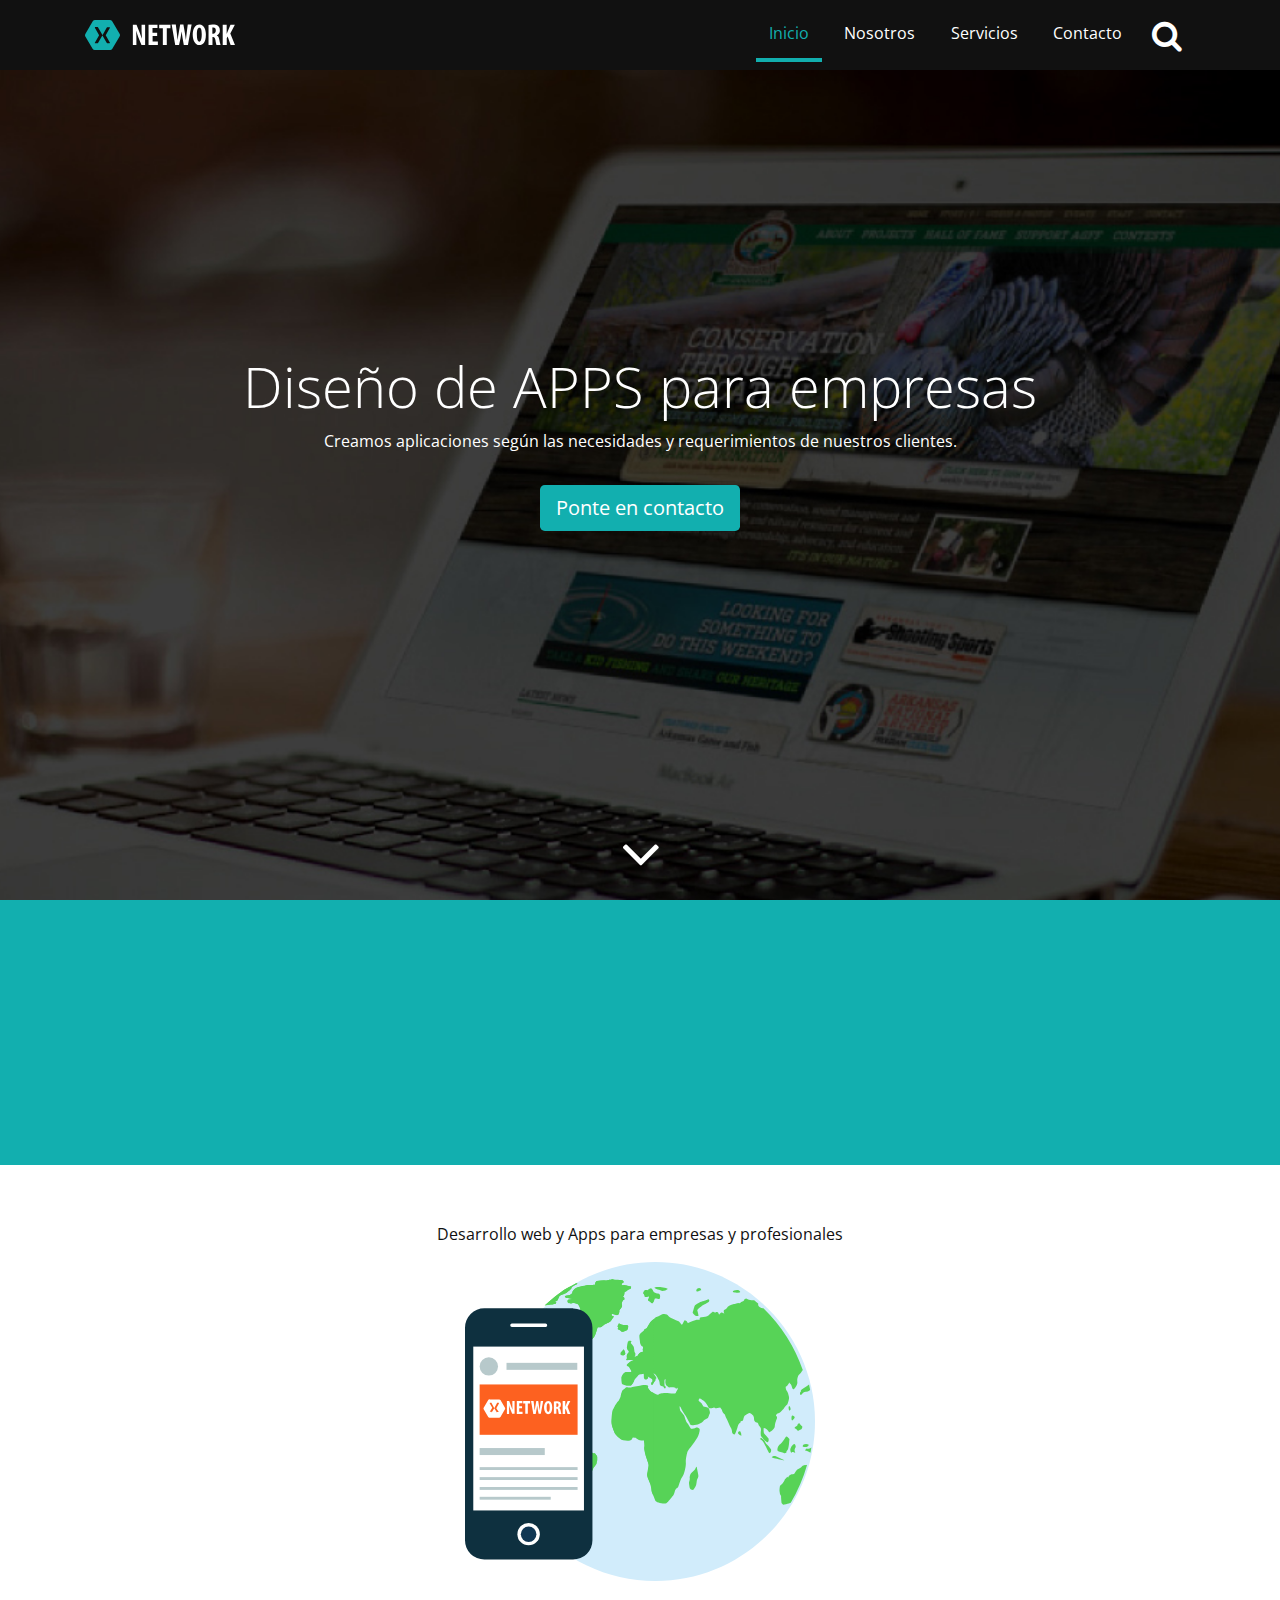
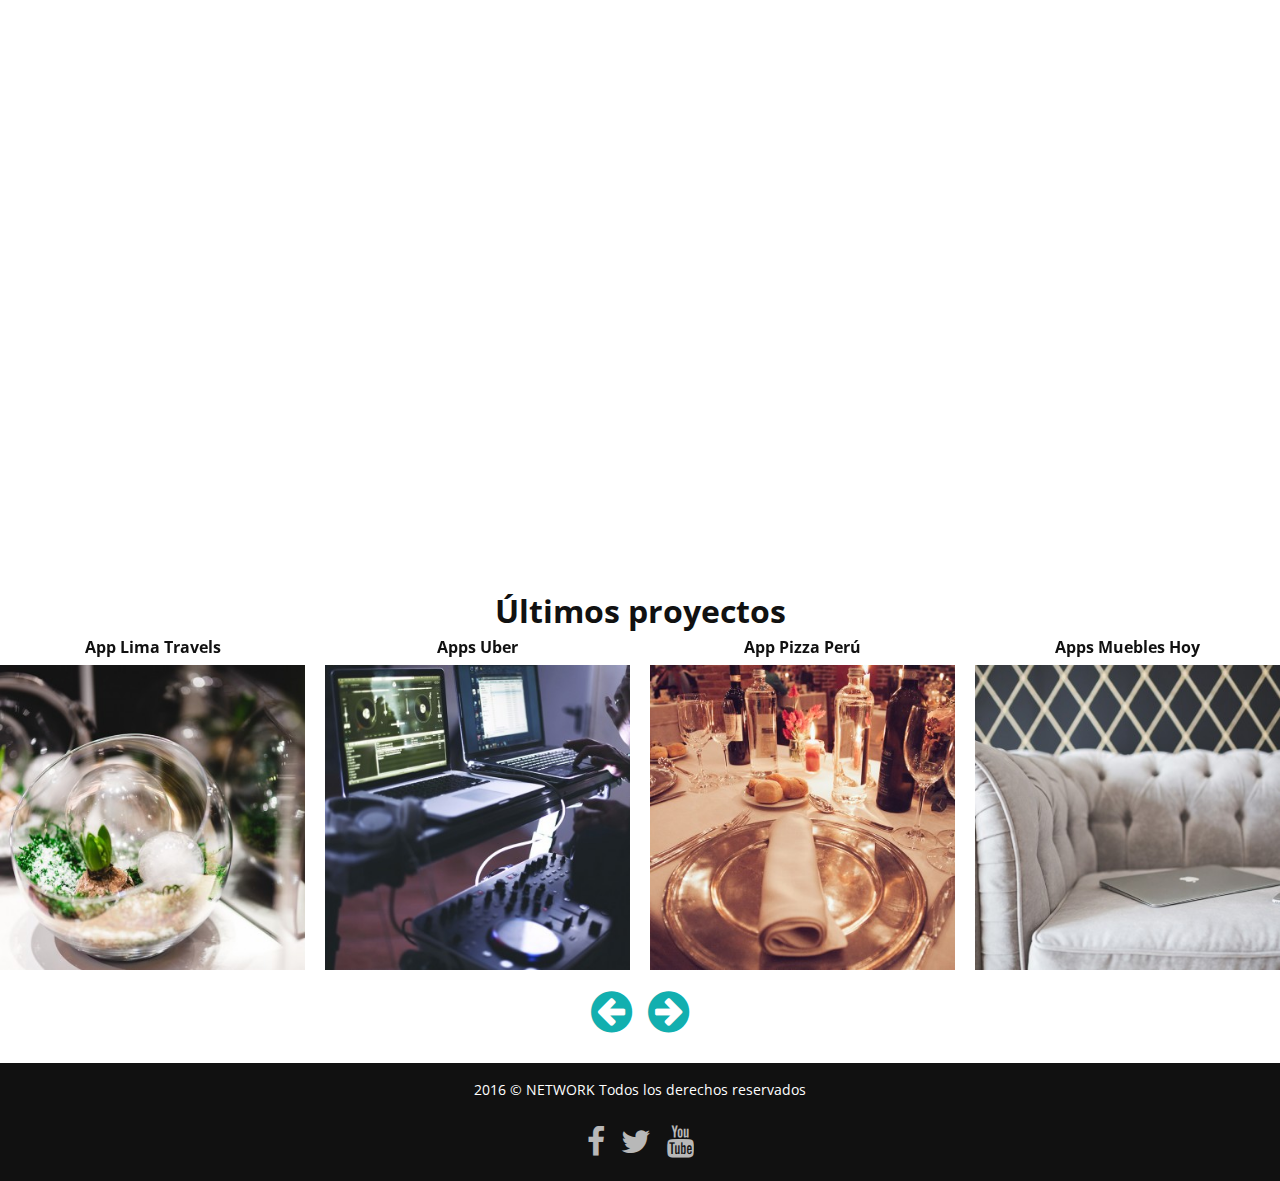
<file: index.html>
<!DOCTYPE html>
<html lang="en">

<head>
    <title>NETWORK | Soluciones Móbiles para empresas</title>
    <!-- Required meta tags always come first -->
    <meta charset="utf-8">
    <meta name="viewport" content="width=device-width, initial-scale=1, shrink-to-fit=no">
    <meta http-equiv="x-ua-compatible" content="ie=edge">
    <link rel="shortcut icon" type="image/x-icon" href="favicon.ico">

    <!-- Cargando fuentes -->
    <link href='https://fonts.googleapis.com/css?family=Open+Sans:400,700,700italic' rel='stylesheet' type='text/css'>

    <!-- Cargando iconos -->
    <link href='css/font-awesome.min.css' rel='stylesheet' type='text/css'>

    <link rel="stylesheet" href="css/owl.carousel.min.css">

    <!-- Carga de archivos css -->
    <link rel="stylesheet" href="css/bootstrap.css">
    <link rel="stylesheet" href="css/animate.css">
    <link rel="stylesheet" href="css/estilos.css">
</head>

<body>
    <section class="bienvenidos">

        <header class="encabezado navbar fixed-top" role="banner" id="encabezado">
            <div class="container">
                <a href="index.html" class="logo">
                    <img src="images/logo.svg" alt="Logo del sitio">
                </a>

                <button type="button" class="boton-buscar" data-toggle="collapse" data-target="#bloque-buscar" aria-expanded="false">
                    <i class="fa fa-search" aria-hidden="true"></i>
                </button>
                <button type="button" class="boton-menu d-block d-md-none" data-toggle="collapse" data-target="#menu-principal" aria-expanded="false">
                    <i class="fa fa-bars" aria-hidden="true"></i></button>

                <form action="#" id="bloque-buscar" class="collapse">
                    <div class="contenedor-bloque-buscar">
                        <input type="text" placeholder="Buscar...">
                        <input type="submit" value="Buscar">
                    </div>
                </form>

                <nav id="menu-principal" class="collapse d-md-block">
                    <ul>
                        <li class="active"><a href="index.html">Inicio</a></li>
                        <li><a href="nosotros.html">Nosotros</a></li>
                        <li><a href="servicios.html">Servicios</a></li>
                        <li><a href="contacto.html">Contacto</a></li>
                    </ul>
                </nav>

            </div>
        </header>


        <div class="texto-encabezado text-center">

            <div class="container">
                <h1 class="display-4 wow bounceIn">Diseño de APPS para empresas</h1>
                <p class="wow bounceIn" data-wow-delay="0.3s">Creamos aplicaciones según las necesidades y requerimientos de nuestros clientes.</p>
                <a href="contacto.html" class="btn btn-primary btn-lg wow rubberBand" data-wow-delay="0.5s">Ponte en contacto</a>
            </div>

        </div>
        <div class="flecha-bajar text-center">
            <a data-scroll href="#agencia"> <i class="fa fa-angle-down" aria-hidden="true"></i></a>
        </div>

    </section>
    <section class="agencia py-3" id="agencia">

        <div class="container">


            <div class="row">

                <div class="col-md-8 col-xl-9 wow bounceIn" data-wow-delay="0.3s">
                    <h2 class="h3 text-center text-md-left font-weight-bold">Agencia de programación de aplicaciones</h2>
                    <p>NETWORK te asesora en el desarrollo y el diseño para que tu Aplicación Movil salga a la luz. Ponemos a tu disposición las mejores plataformas del mundo de las telecomunicaciones.</p>
                    <p>Ponemos a tu alcance un servicio adaptado a tus necesidades, desde una consultoría integral con supervisión de todos y cada uno de los pasos que has de seguir para crear un negocio actual (comunicación, diseño corporativo, tecnologías...) a productos adaptados a metodologías ágiles de creación de apps diseñadas por nosotros y avaladas por nuestros años de experiencia.</p>

                </div>
                <div class="col-md-4 col-xl-3 wow bounceIn" data-wow-delay="0.6s">
                    <img src="images/agencia.svg" alt="La agencia">
                </div>
            </div>
        </div>

    </section>
    <section class="tu-mejor-eleccion py-3">
        <div class="container">

            <h2 class="h3 text-center font-weight-bold wow rubberBand">¿Porque somos <span>tu mejor elección?</span></h2>
            <p class="text-center">
                Desarrollo web y Apps para empresas y profesionales
            </p>

            <div class="row">
                <ul class="col-6 col-lg-4 text-center text-lg-left">
                    <li class="wow zoomIn" data-wow-delay="0.3s" data-wow-duration="0.4s">
                        <i class="fa fa-briefcase" aria-hidden="true"></i>
                        <div class="contenedor-eleccion">
                            <h4>Aplicaciones para la nube</h4>
                            <p class="d-none d-lg-block">Para empresa que requiera ampliar sus plataformas de gestión.</p>
                        </div>
                    </li>
                    <li class="wow zoomIn" data-wow-delay="0.7s" data-wow-duration="0.4s">
                        <i class="fa fa-bullhorn" aria-hidden="true"></i>
                        <div class="contenedor-eleccion">
                            <h4>Fábrica de software</h4>
                            <p class="d-none d-lg-block">Servicios de mejora correctiva y evolutiva para sus aplicaciones.</p>
                        </div>
                    </li>
                    <li class="wow zoomIn" data-wow-delay="1.1s" data-wow-duration="0.4s">
                        <i class="fa fa-comment-o" aria-hidden="true"></i>
                        <div class="contenedor-eleccion">
                            <h4>Gestión en la Nube</h4>
                            <p class="d-none d-lg-block">Para empresa que requiera ampliar sus plataformas de gestión.</p>
                        </div>
                    </li>
                </ul>

                <div class="d-none d-lg-block col-lg-4">
                    <img src="images/mundo.svg" alt="Mundo movil">
                </div>

                <ul class="col-6 col-lg-4 text-center text-lg-right">
                    <li class="wow zoomIn" data-wow-delay="0.5s" data-wow-duration="0.4s">
                        <i class="fa fa-calendar" aria-hidden="true"></i>
                        <div class="contenedor-eleccion">
                            <h4>Videojuegos</h4>
                            <p class="d-none d-lg-block">Para empresa que requiera ampliar sus plataformas de gestión.</p>
                        </div>
                    </li>
                    <li class="wow zoomIn" data-wow-delay="0.9s" data-wow-duration="0.4s">
                        <i class="fa fa-check-square-o" aria-hidden="true"></i>
                        <div class="contenedor-eleccion">
                            <h4>Diseño personalizado</h4>
                            <p class="d-none d-lg-block">Customiza hasta el último píxel de tu App. Infinitas Posibilidades.</p>
                        </div>
                    </li>
                    <li class="wow zoomIn" data-wow-delay="1.3s" data-wow-duration="0.4s">
                        <i class="fa fa-cogs" aria-hidden="true"></i>
                        <div class="contenedor-eleccion">
                            <h4>Funciones a medida</h4>
                            <p class="d-none d-lg-block">Tienes más de 50 funciones predesarrolladas para escoger.</p>
                        </div>
                    </li>
                </ul>
            </div>
        </div>
    </section>

    <main class="servicios py-3">
        <div class="container">
            <h2 class="text-center font-weight-bold wow fadeInDown">Nuestros Servicios</h2>

            <div class="row">
                <article class="col-md-4 d-flex flex-md-column align-items-center text-md-center my-3 mx-0 wow bounceInLeft" data-wow-delay="0.3s">
                    <img src="images/servicio-1.svg" alt="Servicio Desarrollo de Aplicaciones Mobiles">
                    <h3><a href="#"> Desarrollo de Aplicaciones Mobiles </a></h3>
                    <p class="d-none d-md-block">Desarrollamos aplicaciones móviles y plataformas web. Nuestra principal cualidad está en el desarrollo de software a medida de tus necesidades.</p>
                    <a href="#" class="btn btn-light d-none d-md-block mt-md-auto">Más información</a>
                </article>

                <article class="col-md-4 d-flex flex-md-column align-items-center text-md-center my-3 mx-0 wow bounceInUp" data-wow-delay="0.6s">
                    <img src="images/servicio-2.svg" alt="Servicio Consultoría Tecnológica">
                    <h3><a href="#">Consultoría Tecnológica</a></h3>
                    <p class="d-none d-md-block">Ofrecemos consultoría tecnológica especializada en movilidad, necesaria previo al desarrollo de cualquier proyecto.</p>
                    <a href="#" class="btn btn-light d-none d-md-block mt-md-auto">Más información</a>
                </article>

                <article class="col-md-4 d-flex flex-md-column align-items-center text-md-center my-3 mx-0 wow bounceInRight" data-wow-delay="0.9s">
                    <img src="images/servicio-3.svg" alt="Servicio Marketing y publicidad Movil">
                    <h3><a href="#">Marketing y publicidad Movil</a></h3>
                    <p class="d-none d-md-block">Desarrollamos campañas publicitarias para tus APP. Hacemos conocer tu marca en el momento exacto para conseguir un mayor impacto.</p>
                    <a href="#" class="btn btn-light d-none d-md-block mt-md-auto">Más información</a>
                </article>

            </div>
        </div>
    </main>


    <section class="ultimos-proyectos py-3">
        <div class="container-fluid">
            <h2 class="text-center font-weight-bold">Últimos proyectos</h2>

            <div class="owl-carousel">
                <a href="#">
                    <h4>App Lima Travels</h4>
                    <img src="images/proyecto1.jpg" alt="App Lima Travels">
                </a>
                <a href="#">
                    <h4>Apps Uber</h4>
                    <img src="images/proyecto2.jpg" alt="App Uber">
                </a>
                <a href="#">
                    <h4>App Pizza Perú</h4>
                    <img src="images/proyecto3.jpg" alt="App Pizza Perú">
                </a>
                <a href="#">
                    <h4>Apps Muebles Hoy</h4>
                    <img src="images/proyecto4.jpg" alt="App Muebles Hoy">
                </a>
                <a href="#">
                    <h4>App Clima Perú</h4>
                    <img src="images/proyecto5.jpg" alt="App Clima Perú">
                </a>
                <a href="#">
                    <h4>App Playa</h4>
                    <img src="images/proyecto6.jpg" alt="App Playa">
                </a>

            </div>
        </div>
    </section>
    <footer class="piedepagina py-3" role="contentinfo">
        <div class="container">
            <p>2016 © NETWORK Todos los derechos reservados</p>
            <ul class="redes-sociales d-flex justify-content-center">
                <li><a href="#"><i class="fa fa-facebook" aria-hidden="true"></i>  </a></li>
                <li><a href="#"><i class="fa fa-twitter" aria-hidden="true"></i> </a></li>
                <li><a href="#"><i class="fa fa-youtube" aria-hidden="true"></i> </a></li>
            </ul>

        </div>

    </footer>

    <a data-scroll class="ir-arriba" href="#encabezado"><i class="fa fa-arrow-circle-up" aria-hidden="true"> </i> </a>

    <!-- Carga de archivos  JS -->

    <script src="js/jquery.js"></script>
    <script src="js/popper.js"></script>
    <script src="js/bootstrap.min.js"></script>
    <script src="js/owl.carousel.min.js"></script>
    <script type="text/javascript">
        $('.owl-carousel').owlCarousel({
            loop: true,
            margin: 0,
            nav: true,
            autoWidth: false,
            navText: ['<i class="fa fa-arrow-circle-left" title="Anterior"></i>', '<i class="fa  fa-arrow-circle-right" title="Siguiente"></i>'],
            responsive: {
                0: {
                    items: 1
                },
                500: {
                    items: 2,
                    margin: 20
                },
                800: {
                    items: 3,
                    margin: 20
                },
                1000: {
                    items: 4,
                    margin: 20
                }
            }
        })

    </script>
    <script src="js/wow.min.js"></script>
    <script src="js/smooth-scroll.min.js"></script>
    <script src="js/site.js"></script>
</body>

</html>
</file>
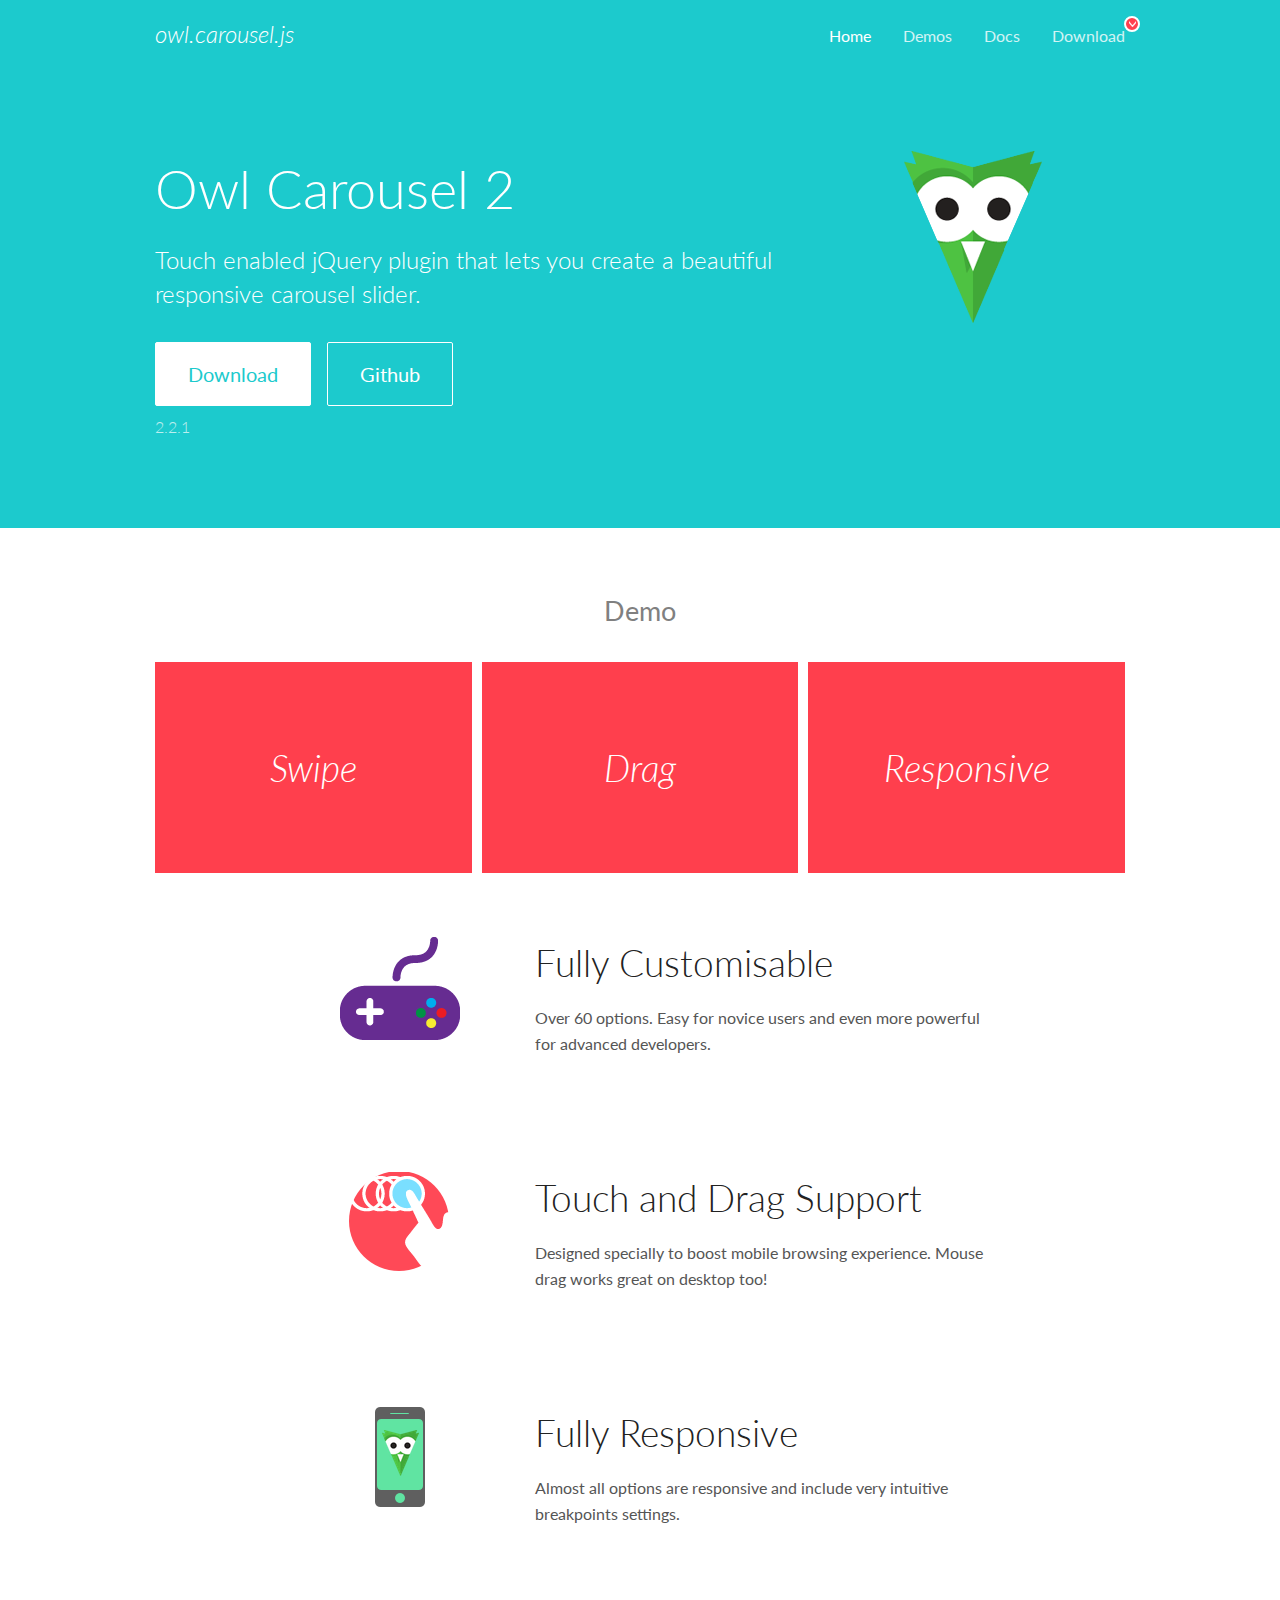
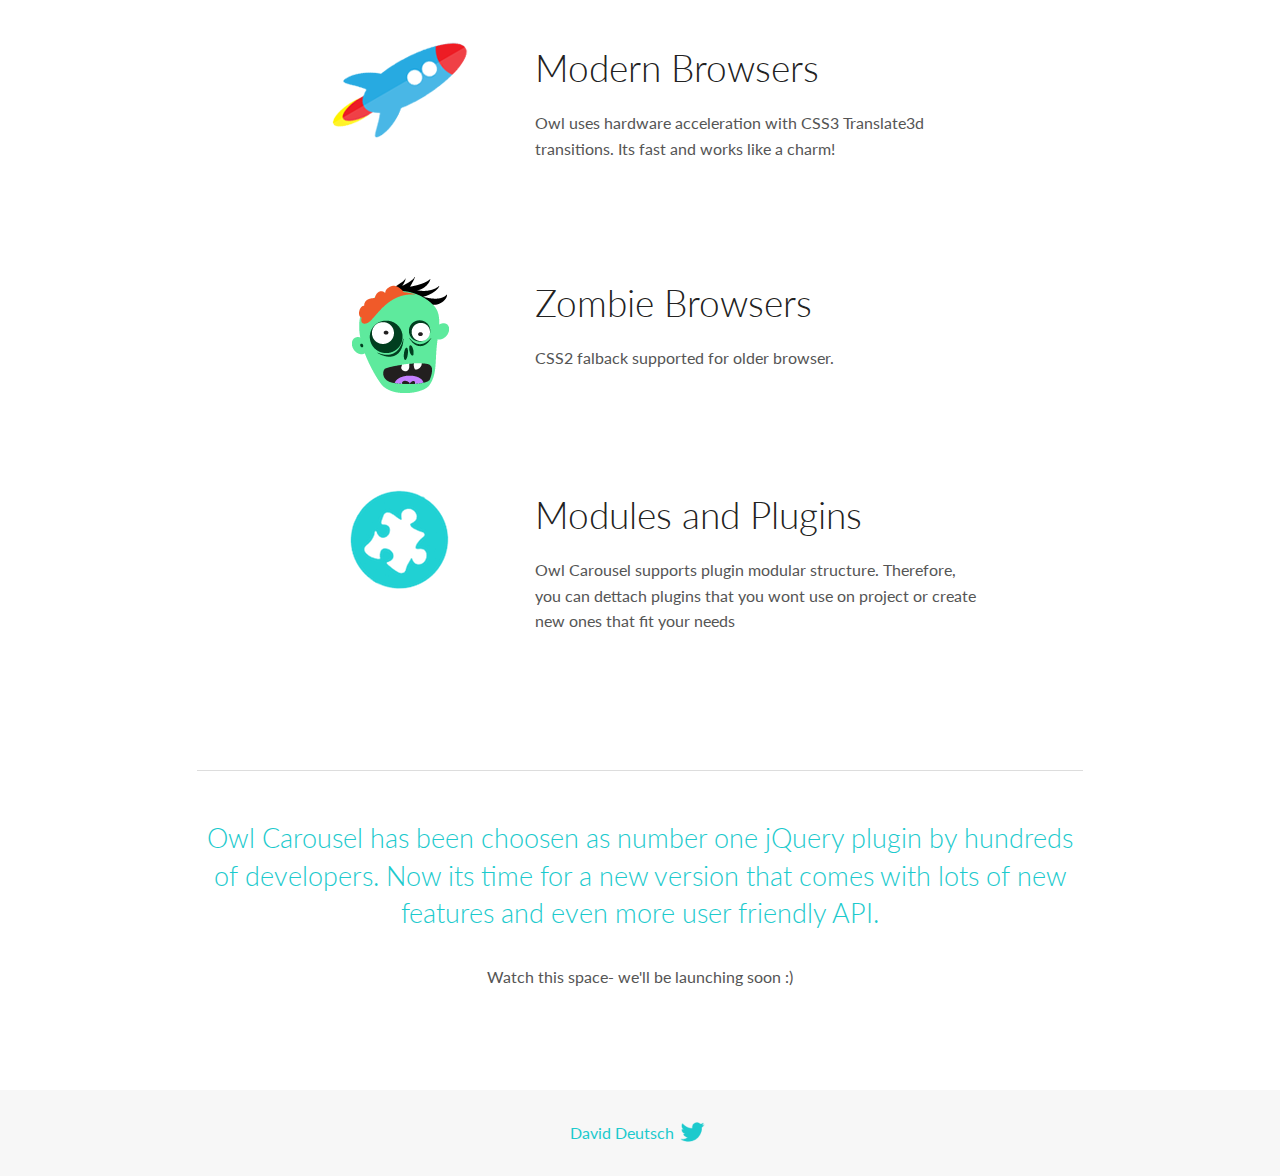
<file: OwlCarousel2-2.2.1/docs/index.html>
<!DOCTYPE html>
<html lang="en">
  <head>

    <!-- head -->
    <meta charset="utf-8">
    <meta name="msapplication-tap-highlight" content="no" />
    <meta name="viewport" content="width=device-width, initial-scale=1.0" />
    <meta name="description" content="Touch enabled jQuery plugin that lets you create beautiful responsive carousel slider.">
    <meta name="author" content="David Deutsch">
    <title>
      Home | Owl Carousel | 2.2.1
    </title>

    <!-- Stylesheets -->
    <link href='https://fonts.googleapis.com/css?family=Lato:300,400,700,400italic,300italic' rel='stylesheet' type='text/css'>
    <link rel="stylesheet" href="assets/css/docs.theme.min.css">

    <!-- Owl Stylesheets -->
    <link rel="stylesheet" href="assets/owlcarousel/assets/owl.carousel.min.css">
    <link rel="stylesheet" href="assets/owlcarousel/assets/owl.theme.default.min.css">

    <!-- HTML5 shim and Respond.js IE8 support of HTML5 elements and media queries -->

    <!--[if lt IE 9]>
      <script src="https://oss.maxcdn.com/libs/html5shiv/3.7.0/html5shiv.js"></script>
      <script src="https://oss.maxcdn.com/libs/respond.js/1.3.0/respond.min.js"></script>
    <![endif]-->

    <!-- Favicons -->
    <link rel="apple-touch-icon-precomposed" sizes="144x144" href="assets/ico/apple-touch-icon-144-precomposed.png">
    <link rel="shortcut icon" href="assets/ico/favicon.png">
    <link rel="shortcut icon" href="favicon.ico">

    <!-- Yeah i know js should not be in header. Its required for demos.-->

    <!-- javascript -->
    <script src="assets/vendors/jquery.min.js"></script>
    <script src="assets/owlcarousel/owl.carousel.js"></script>
  </head>
  <body>

    <!-- header -->
    <header class="header">
      <div class="row">
        <div class="large-12 columns">
          <div class="brand left">
            <h3>
              <a href="/OwlCarousel2/">owl.carousel.js</a> 
            </h3>
          </div>
          <a id="toggle-nav" class="right">
            <span></span> <span></span> <span></span> 
          </a> 
          <div class="nav-bar">
            <ul class="clearfix">
              <li class="active">
                <a href="/OwlCarousel2/index.html">Home</a> 
              </li>
              <li> <a href="/OwlCarousel2/demos/demos.html">Demos</a>  </li>
              <li> <a href="/OwlCarousel2/docs/started-welcome.html">Docs</a>  </li>
              <li>
                <a href="https://github.com/OwlCarousel2/OwlCarousel2/archive/2.2.1.zip">Download</a> 
                <span class="download"></span> 
              </li>
            </ul>
          </div>
        </div>
      </div>
    </header>

    <!-- home panel -->
    <section id="hero">
      <div class="row">
        <div class="large-8 medium-8 columns">
          <h1>Owl Carousel 2</h1>
          <h4>Touch enabled jQuery plugin that lets you create a beautiful responsive carousel slider.</h4>
          <a href="https://github.com/OwlCarousel2/OwlCarousel2/archive/2.2.1.zip" class="hero-button">Download</a> 
          <a href="https://github.com/OwlCarousel2/OwlCarousel2" class="hero-button outline">Github</a> 
          <p>2.2.1</p>
        </div>
        <div class="large-4 medium-4 columns">
          <img class="owl-logo" src="assets/img/owl-logo.png" alt="mr. Owl">
        </div>
      </div>
    </section>

    <!-- body -->
    <div class="home-demo">
      <div class="row">
        <div class="large-12 columns">
          <h3>Demo</h3>
          <div class="owl-carousel">
            <div class="item">
              <h2>Swipe</h2>
            </div>
            <div class="item">
              <h2>Drag</h2>
            </div>
            <div class="item">
              <h2>Responsive</h2>
            </div>
            <div class="item">
              <h2>CSS3</h2>
            </div>
            <div class="item">
              <h2>Fast</h2>
            </div>
            <div class="item">
              <h2>Easy</h2>
            </div>
            <div class="item">
              <h2>Free</h2>
            </div>
            <div class="item">
              <h2>Upgradable</h2>
            </div>
            <div class="item">
              <h2>Tons of options</h2>
            </div>
            <div class="item">
              <h2>Infinity</h2>
            </div>
            <div class="item">
              <h2>Auto Width</h2>
            </div>
          </div>
        </div>
      </div>
    </div>
    <script>
      var owl = $('.owl-carousel');
      owl.owlCarousel({
        margin: 10,
        loop: true,
        responsive: {
          0: {
            items: 1
          },
          600: {
            items: 2
          },
          1000: {
            items: 3
          }
        }
      })
    </script>

    <!-- features -->
    <div id="features">
      <div class="row">
        <div class="small-12 medium-9 small-centered columns">
          <section class="row feature">
            <div class="medium-4 small-12 columns">
              <img src="assets/img/feature-options.png" alt="">
            </div>
            <div class="medium-8 small-12 columns">
              <h2>Fully Customisable</h2>
              <p>Over 60 options. Easy for novice users and even more powerful for advanced developers.</p>
            </div>
          </section>
          <section class="row feature">
            <div class="medium-4 small-12 columns">
              <img src="assets/img/feature-drag.png" alt="">
            </div>
            <div class="medium-8 small-12 columns">
              <h2>Touch and Drag Support</h2>
              <p>Designed specially to boost mobile browsing experience. Mouse drag works great on desktop too!</p>
            </div>
          </section>
          <section class="row feature">
            <div class="medium-4 small-12 columns">
              <img src="assets/img/feature-responsive.png" alt="">
            </div>
            <div class="medium-8 small-12 columns">
              <h2>Fully Responsive</h2>
              <p>Almost all options are responsive and include very intuitive breakpoints settings.</p>
            </div>
          </section>
          <section class="row feature">
            <div class="medium-4 small-12 columns">
              <img src="assets/img/feature-modern.png" alt="">
            </div>
            <div class="medium-8 small-12 columns">
              <h2>Modern Browsers</h2>
              <p>Owl uses hardware acceleration with CSS3 Translate3d transitions. Its fast and works like a charm! </p>
            </div>
          </section>
          <section class="row feature">
            <div class="medium-4 small-12 columns">
              <img src="assets/img/feature-zombie.png" alt="">
            </div>
            <div class="medium-8 small-12 columns">
              <h2>Zombie Browsers</h2>
              <p>CSS2 falback supported for older browser.</p>
            </div>
          </section>
          <section class="row feature">
            <div class="medium-4 small-12 columns">
              <img src="assets/img/feature-module.png" alt="">
            </div>
            <div class="medium-8 small-12 columns">
              <h2>Modules and Plugins</h2>
              <p>Owl Carousel supports plugin modular structure. Therefore, you can dettach plugins that you wont use on project or create new ones that fit your needs</p>
            </div>
          </section>
        </div>
      </div>
    </div>

    <!-- footer -->
    <section id="teaser-text">
      <div class="row">
        <div class="small-12 medium-11 small-centered columns">
          <hr>
          <h3 id="owl-carousel-has-been-choosen-as-number-one-jquery-plugin-by-hundreds-of-developers-now-its-time-for-a-new-version-that-comes-with-lots-of-new-features-and-even-more-user-friendly-api-">Owl Carousel has been choosen as number one jQuery plugin by hundreds of developers. Now its time for a new version that comes with lots of new features and even more user friendly API.</h3>
          <p>Watch this space- we&#39;ll be launching soon :)</p>
        </div>
      </div>
    </section>

    <!-- footer -->
    <footer class="footer">
      <div class="row">
        <div class="large-12 columns">
          <h5>
            <a href="/OwlCarousel2/docs/support-contact.html">David Deutsch</a> 
            <a id="custom-tweet-button" href="https://twitter.com/share?url=https://github.com/OwlCarousel2/OwlCarousel2&text=Owl Carousel - This is so awesome! " target="_blank"></a> 
          </h5>
        </div>
      </div>
    </footer>

    <!-- vendors -->
    <script src="assets/vendors/highlight.js"></script>
    <script src="assets/js/app.js"></script>
  </body>
</html>
</file>
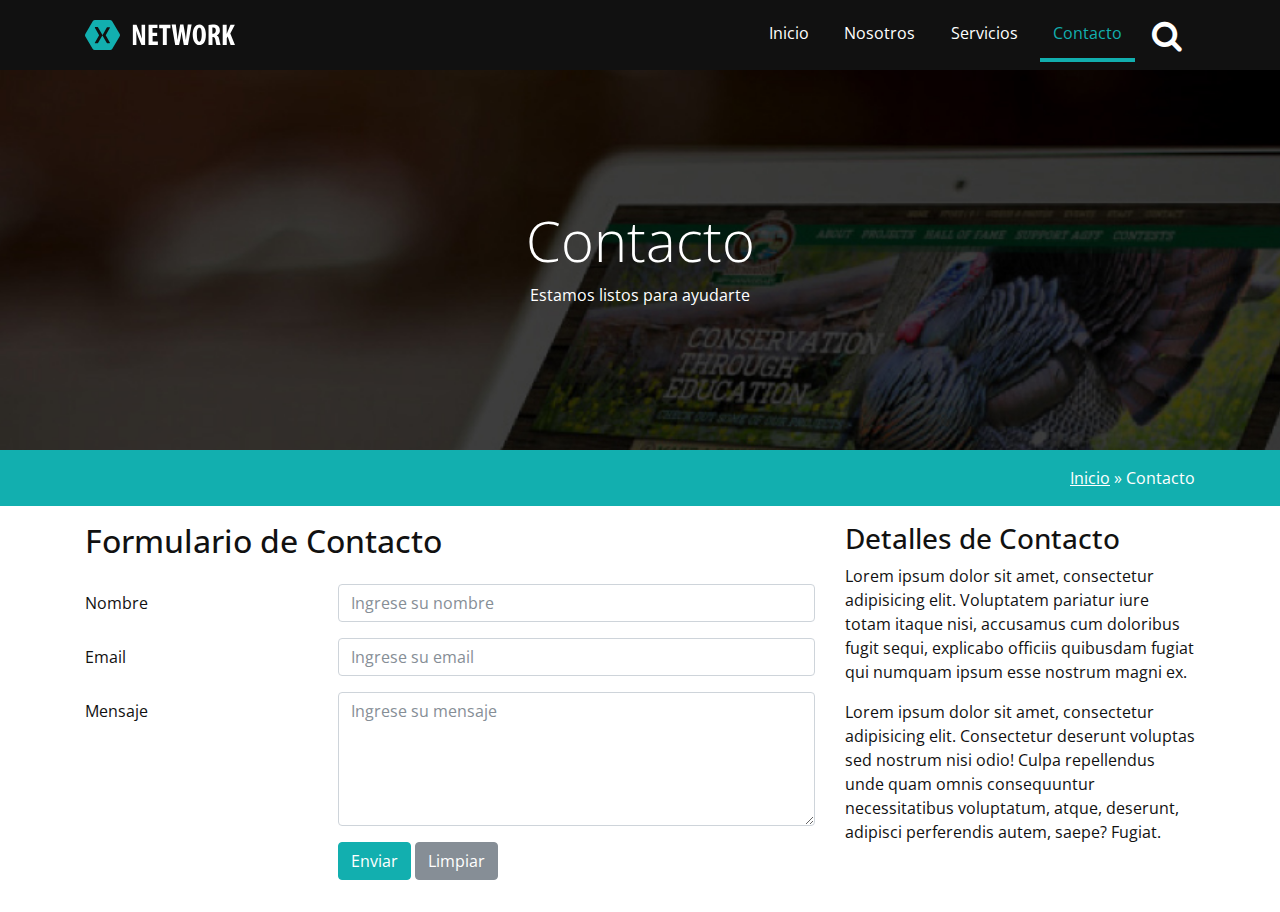
<file: contacto.html>
<!DOCTYPE html>
<html lang="en">

<head>
    <title>Servicios - NETWORK | Soluciones Móbiles para empresas</title>
    <!-- Required meta tags always come first -->
    <meta charset="utf-8">
    <meta name="viewport" content="width=device-width, initial-scale=1, shrink-to-fit=no">
    <meta http-equiv="x-ua-compatible" content="ie=edge">
    <link rel="shortcut icon" type="image/x-icon" href="favicon.ico">

    <!-- Cargando fuentes -->
    <link href='https://fonts.googleapis.com/css?family=Open+Sans:400,700,700italic' rel='stylesheet' type='text/css'>

    <!-- Cargando iconos -->
    <link href='css/font-awesome.min.css' rel='stylesheet' type='text/css'>

    <!-- Carga de archivos css -->
    <link rel="stylesheet" href="css/bootstrap.css">
    <link rel="stylesheet" href="css/animate.css">
    <link rel="stylesheet" href="css/estilos.css">
</head>

<body class="paginas-internas">
    <section class="bienvenidos">

        <header class="encabezado navbar fixed-top" role="banner" id="encabezado">
            <div class="container">
                <a href="index.html" class="logo">
                    <img src="images/logo.svg" alt="Logo del sitio">
                </a>

                <button type="button" class="boton-buscar" data-toggle="collapse" data-target="#bloque-buscar" aria-expanded="false">
                    <i class="fa fa-search" aria-hidden="true"></i>
                </button>
                <button type="button" class="boton-menu d-block d-md-none" data-toggle="collapse" data-target="#menu-principal" aria-expanded="false">
                    <i class="fa fa-bars" aria-hidden="true"></i></button>

                <form action="#" id="bloque-buscar" class="collapse">
                    <div class="contenedor-bloque-buscar">
                        <input type="text" placeholder="Buscar...">
                        <input type="submit" value="Buscar">
                    </div>
                </form>

                <nav id="menu-principal" class="collapse d-md-block">
                    <ul>
                        <li><a href="index.html">Inicio</a></li>
                        <li><a href="nosotros.html">Nosotros</a></li>
                        <li><a href="servicios.html">Servicios</a></li>
                        <li class="active"><a href="contacto.html">Contacto</a></li>
                    </ul>
                </nav>

            </div>
        </header>


        <div class="texto-encabezado text-center">
            <div class="container">
                <h1 class="display-4 wow bounceIn">Contacto</h1>
                <p class="wow bounceIn" data-wow-delay="0.3s">Estamos listos para ayudarte</p>
            </div>
        </div>

    </section>

    <section class="ruta py-3">
        <div class="container">
            <div class="row">
                <div class="col-12 text-right">
                    <a href="index.html">Inicio</a> » Contacto
                </div>
            </div>
        </div>
    </section>

    <main class="py-3">
        <div class="container">
            <div class="row">
                <div class="col-md-8">
                    <h2 class="mb-4">Formulario de Contacto</h2>
                    <form action="#">
                        <div class="form-group row">
                            <label for="nombre" class="col-form-label col-md-4">Nombre</label>
                            <div class="col-md-8">
                                <input type="text" id="nombre" placeholder="Ingrese su nombre" class="form-control" data-toggle="tooltip" data-html=true title="Ingrese su nombre <strong>completo</strong>">
                            </div>
                        </div>
                        <div class="form-group row">
                            <label for="email" class="col-form-label col-md-4">Email</label>
                            <div class="col-md-8">
                                <input type="email" id="email" placeholder="Ingrese su email" class="form-control" data-toggle="tooltip" title="Ingrese su correo electrónico, debe ingresar uno real">
                            </div>
                        </div>
                        <div class="form-group row">
                            <label for="mensaje" class="col-form-label col-md-4">Mensaje</label>
                            <div class="col-md-8">
                                <textarea name="mensaje" id="mensaje" placeholder="Ingrese su mensaje" rows="5" class="form-control" data-toggle="tooltip" title="Ingrese un mensaje"></textarea>
                            </div>
                        </div>
                        <div class="form-group row">
                            <div class="col-md-8 offset-md-4">
                                <input type="submit" value="Enviar" class="btn btn-primary">
                                <input type="reset" value="Limpiar" class="btn btn-secondary">
                            </div>
                        </div>
                    </form>
                </div>
                <div class="col-md-4">
                    <h3>Detalles de Contacto</h3>
                    <p>Lorem ipsum dolor sit amet, consectetur adipisicing elit. Voluptatem pariatur iure totam itaque nisi, accusamus cum doloribus fugit sequi, explicabo officiis quibusdam fugiat qui numquam ipsum esse nostrum magni ex.</p>
                    <p>Lorem ipsum dolor sit amet, consectetur adipisicing elit. Consectetur deserunt voluptas sed nostrum nisi odio! Culpa repellendus unde quam omnis consequuntur necessitatibus voluptatum, atque, deserunt, adipisci perferendis autem, saepe? Fugiat.</p>
                </div>
            </div>
        </div>
    </main>

    <a data-scroll class="ir-arriba" href="#encabezado"><i class="fa fa-arrow-circle-up" aria-hidden="true"> </i> </a>

    <!-- Carga de archivos  JS -->

    <script src="js/jquery.js"></script>
    <script src="js/popper.js"></script>
    <script src="js/bootstrap.min.js"></script>
    <script>
        $(function() {
            $('[data-toggle="tooltip"]').tooltip()
        })

    </script>
    <script src="js/wow.min.js"></script>
    <script src="js/smooth-scroll.min.js"></script>
    <script src="js/site.js"></script>
</body>

</html>
</file>
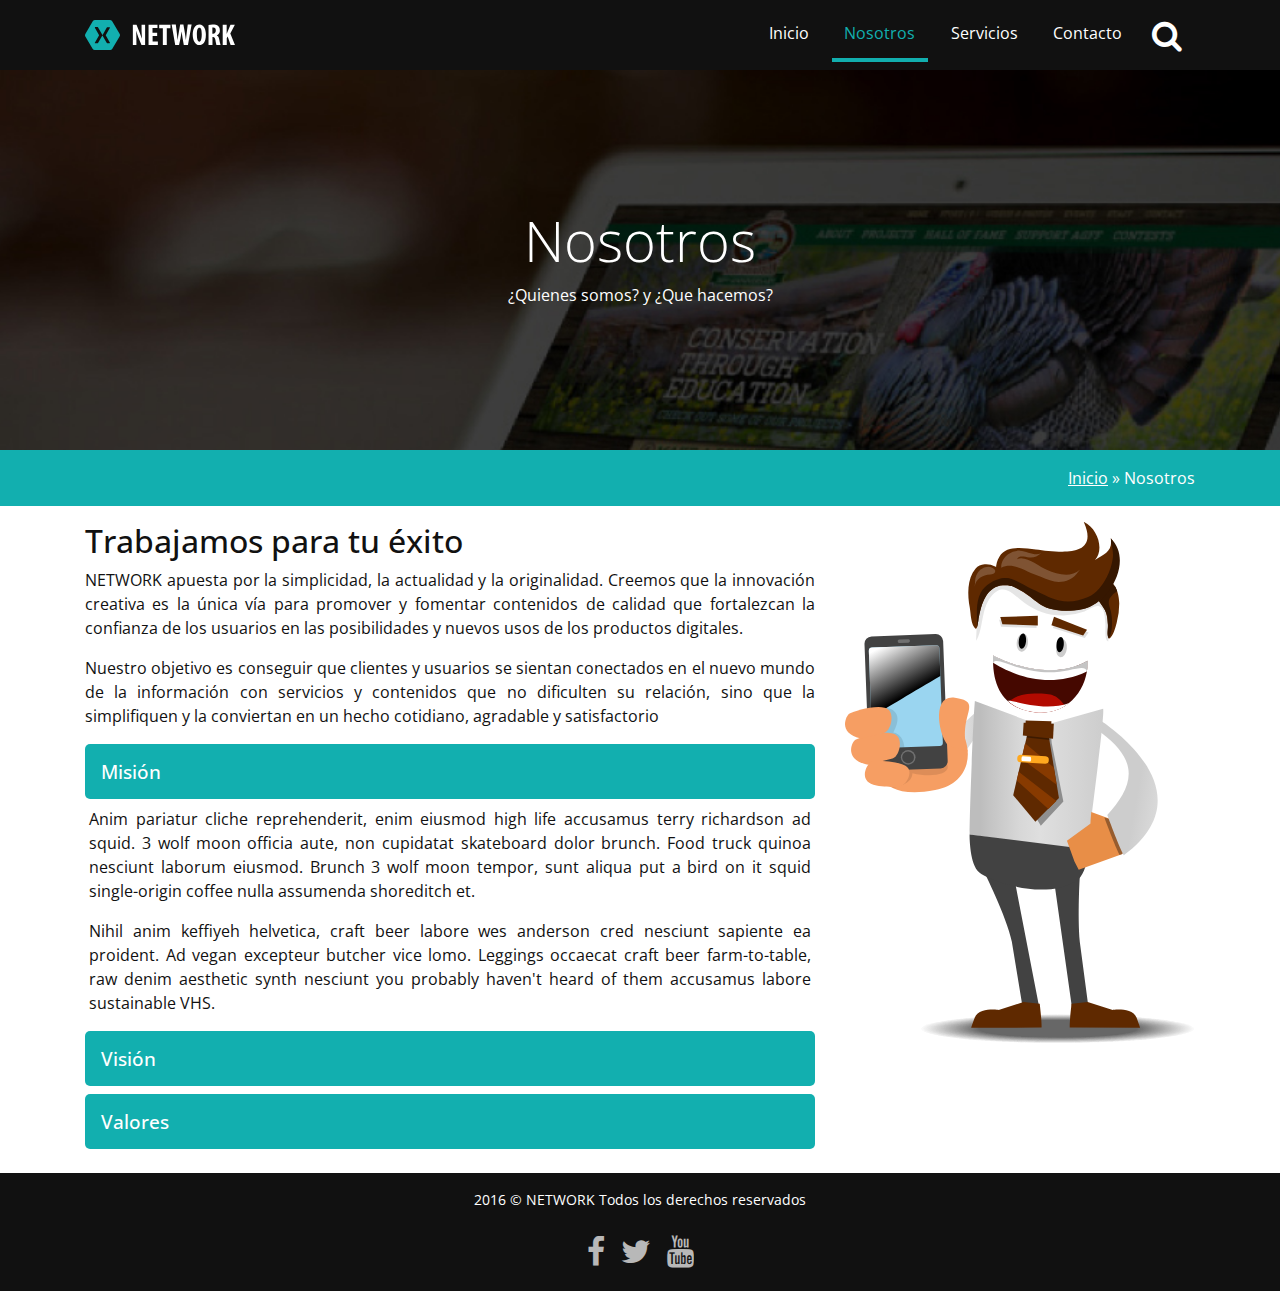
<file: nosotros.html>
<!DOCTYPE html>
<html lang="en">

<head>
    <title>Nosotros - NETWORK | Soluciones Móbiles para empresas</title>
    <!-- Required meta tags always come first -->
    <meta charset="utf-8">
    <meta name="viewport" content="width=device-width, initial-scale=1, shrink-to-fit=no">
    <meta http-equiv="x-ua-compatible" content="ie=edge">
    <link rel="shortcut icon" type="image/x-icon" href="favicon.ico">

    <!-- Cargando fuentes -->
    <link href='https://fonts.googleapis.com/css?family=Open+Sans:400,700,700italic' rel='stylesheet' type='text/css'>

    <!-- Cargando iconos -->
    <link href='css/font-awesome.min.css' rel='stylesheet' type='text/css'>

    <!-- Carga de archivos css -->
    <link rel="stylesheet" href="css/bootstrap.css">
    <link rel="stylesheet" href="css/animate.css">
    <link rel="stylesheet" href="css/estilos.css">
</head>

<body class="paginas-internas">
    <section class="bienvenidos">

        <header class="encabezado navbar fixed-top" role="banner" id="encabezado">
            <div class="container">
                <a href="index.html" class="logo">
                    <img src="images/logo.svg" alt="Logo del sitio">
                </a>

                <button type="button" class="boton-buscar" data-toggle="collapse" data-target="#bloque-buscar" aria-expanded="false">
                    <i class="fa fa-search" aria-hidden="true"></i>
                </button>
                <button type="button" class="boton-menu d-block d-md-none" data-toggle="collapse" data-target="#menu-principal" aria-expanded="false">
                    <i class="fa fa-bars" aria-hidden="true"></i></button>

                <form action="#" id="bloque-buscar" class="collapse">
                    <div class="contenedor-bloque-buscar">
                        <input type="text" placeholder="Buscar...">
                        <input type="submit" value="Buscar">
                    </div>
                </form>

                <nav id="menu-principal" class="collapse d-md-block">
                    <ul>
                        <li><a href="index.html">Inicio</a></li>
                        <li class="active"><a href="nosotros.html">Nosotros</a></li>
                        <li><a href="servicios.html">Servicios</a></li>
                        <li><a href="contacto.html">Contacto</a></li>
                    </ul>
                </nav>

            </div>
        </header>


        <div class="texto-encabezado text-center">
            <div class="container">
                <h1 class="display-4 wow bounceIn">Nosotros</h1>
                <p class="wow bounceIn" data-wow-delay="0.3s">¿Quienes somos? y ¿Que hacemos?</p>
            </div>
        </div>

    </section>

    <section class="ruta py-3">
        <div class="container">
            <div class="row">
                <div class="col-12 text-right">
                    <a href="index.html">Inicio</a> » Nosotros
                </div>
            </div>
        </div>
    </section>

    <main class="py-3">
        <div class="container">
            <div class="row">
                <article class="col-md-8 text-justify">
                    <h2>Trabajamos para tu éxito</h2>

                    <p>NETWORK apuesta por la simplicidad, la actualidad y la originalidad. Creemos que la innovación creativa es la única vía para promover y fomentar contenidos de calidad que fortalezcan la confianza de los usuarios en las posibilidades y nuevos usos de los productos digitales.</p>

                    <p>Nuestro objetivo es conseguir que clientes y usuarios se sientan conectados en el nuevo mundo de la información con servicios y contenidos que no dificulten su relación, sino que la simplifiquen y la conviertan en un hecho cotidiano, agradable y satisfactorio</p>

                    <div id="accordion" role="tablist">
                        <div class="panel">
                            <h5 class="panel-heading" role="tab" id="head-mision">
                                <a data-toggle="collapse" href="#tab-mision" aria-expanded="true" aria-controls="tab-mision">Misión</a>
                            </h5>
                            <div id="tab-mision" class="collapse show" role="tabpanel" aria-labelledby="head-mision" data-parent="#accordion">
                                <div class="m-1">
                                    <p>Anim pariatur cliche reprehenderit, enim eiusmod high life accusamus terry richardson ad squid. 3 wolf moon officia aute, non cupidatat skateboard dolor brunch. Food truck quinoa nesciunt laborum eiusmod. Brunch 3 wolf moon tempor, sunt aliqua put a bird on it squid single-origin coffee nulla assumenda shoreditch et.</p>

                                    <p>Nihil anim keffiyeh helvetica, craft beer labore wes anderson cred nesciunt sapiente ea proident. Ad vegan excepteur butcher vice lomo. Leggings occaecat craft beer farm-to-table, raw denim aesthetic synth nesciunt you probably haven't heard of them accusamus labore sustainable VHS.</p>
                                </div>
                            </div>
                        </div>
                        <div class="panel">
                            <h5 class="panel-heading" role="tab" id="head-vision">
                                <a class="collapsed" data-toggle="collapse" href="#tab-vision" aria-expanded="false" aria-controls="tab-vision">Visión</a>
                            </h5>
                            <div id="tab-vision" class="collapse" role="tabpanel" aria-labelledby="head-vision" data-parent="#accordion">
                                <div class="m-1">
                                    <p>Anim pariatur cliche reprehenderit, enim eiusmod high life accusamus terry richardson ad squid. 3 wolf moon officia aute, non cupidatat skateboard dolor brunch. Food truck quinoa nesciunt laborum eiusmod. Brunch 3 wolf moon tempor, sunt aliqua put a bird on it squid single-origin coffee nulla assumenda shoreditch et.</p>

                                    <p>Nihil anim keffiyeh helvetica, craft beer labore wes anderson cred nesciunt sapiente ea proident. Ad vegan excepteur butcher vice lomo. Leggings occaecat craft beer farm-to-table, raw denim aesthetic synth nesciunt you probably haven't heard of them accusamus labore sustainable VHS.</p>
                                </div>
                            </div>
                        </div>
                        <div class="panel">
                            <h5 class="panel-heading" role="tab" id="head-valores">
                                <a class="collapsed" data-toggle="collapse" href="#tab-valores" aria-expanded="false" aria-controls="tab-valores">Valores</a>
                            </h5>
                            <div id="tab-valores" class="collapse" role="tabpanel" aria-labelledby="head-valores" data-parent="#accordion">
                                <div class="m-1">
                                    <p>Anim pariatur cliche reprehenderit, enim eiusmod high life accusamus terry richardson ad squid. 3 wolf moon officia aute, non cupidatat skateboard dolor brunch. Food truck quinoa nesciunt laborum eiusmod. Brunch 3 wolf moon tempor, sunt aliqua put a bird on it squid single-origin coffee nulla assumenda shoreditch et.</p>

                                    <p>Nihil anim keffiyeh helvetica, craft beer labore wes anderson cred nesciunt sapiente ea proident. Ad vegan excepteur butcher vice lomo. Leggings occaecat craft beer farm-to-table, raw denim aesthetic synth nesciunt you probably haven't heard of them accusamus labore sustainable VHS.</p>
                                </div>
                            </div>
                        </div>
                    </div>
                </article>
                <div class="col-md-4">
                    <img src="images/nosotros.svg" alt="Nosotros">
                </div>
            </div>
        </div>
    </main>

    <footer class="piedepagina py-3" role="contentinfo">
        <div class="container">
            <p>2016 © NETWORK Todos los derechos reservados</p>
            <ul class="redes-sociales d-flex justify-content-center">
                <li><a href="#"><i class="fa fa-facebook" aria-hidden="true"></i>  </a></li>
                <li><a href="#"><i class="fa fa-twitter" aria-hidden="true"></i> </a></li>
                <li><a href="#"><i class="fa fa-youtube" aria-hidden="true"></i> </a></li>
            </ul>

        </div>

    </footer>

    <a data-scroll class="ir-arriba" href="#encabezado"><i class="fa fa-arrow-circle-up" aria-hidden="true"> </i> </a>

    <!-- Carga de archivos  JS -->

    <script src="js/jquery.js"></script>
    <script src="js/popper.js"></script>
    <script src="js/bootstrap.min.js"></script>
    <script src="js/wow.min.js"></script>
    <script src="js/smooth-scroll.min.js"></script>
    <script src="js/site.js"></script>
</body>

</html>
</file>
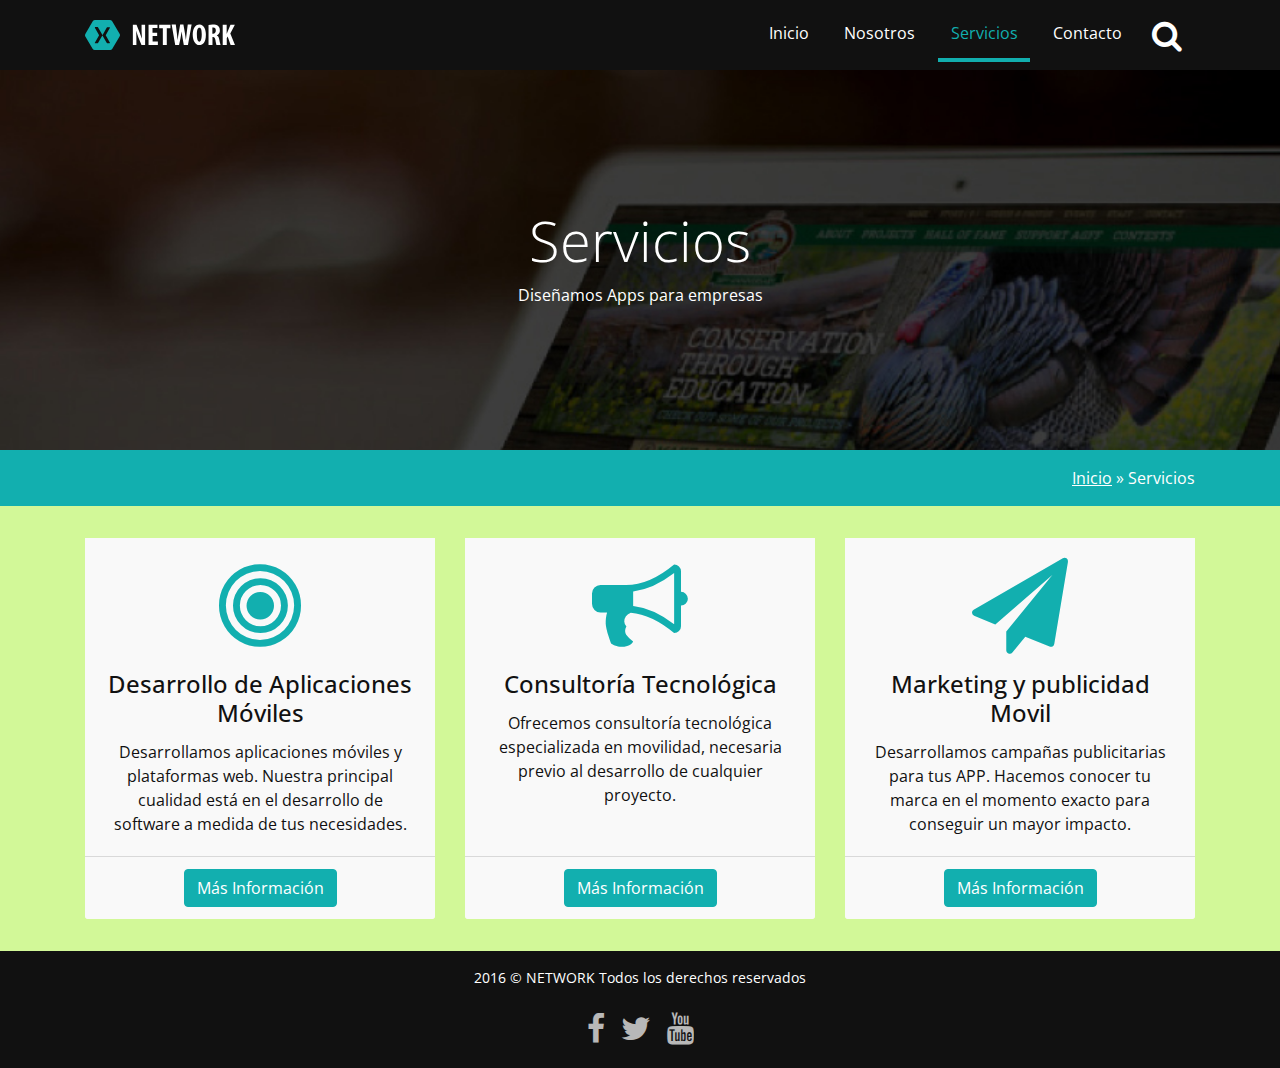
<file: servicios.html>
<!DOCTYPE html>
<html lang="en">

<head>
    <title>Servicios - NETWORK | Soluciones Móbiles para empresas</title>
    <!-- Required meta tags always come first -->
    <meta charset="utf-8">
    <meta name="viewport" content="width=device-width, initial-scale=1, shrink-to-fit=no">
    <meta http-equiv="x-ua-compatible" content="ie=edge">
    <link rel="shortcut icon" type="image/x-icon" href="favicon.ico">

    <!-- Cargando fuentes -->
    <link href='https://fonts.googleapis.com/css?family=Open+Sans:400,700,700italic' rel='stylesheet' type='text/css'>

    <!-- Cargando iconos -->
    <link href='css/font-awesome.min.css' rel='stylesheet' type='text/css'>

    <!-- Carga de archivos css -->
    <link rel="stylesheet" href="css/bootstrap.css">
    <link rel="stylesheet" href="css/animate.css">
    <link rel="stylesheet" href="css/estilos.css">
</head>

<body class="paginas-internas">
    <section class="bienvenidos">

        <header class="encabezado navbar fixed-top" role="banner" id="encabezado">
            <div class="container">
                <a href="index.html" class="logo">
                    <img src="images/logo.svg" alt="Logo del sitio">
                </a>

                <button type="button" class="boton-buscar" data-toggle="collapse" data-target="#bloque-buscar" aria-expanded="false">
                    <i class="fa fa-search" aria-hidden="true"></i>
                </button>
                <button type="button" class="boton-menu d-block d-md-none" data-toggle="collapse" data-target="#menu-principal" aria-expanded="false">
                    <i class="fa fa-bars" aria-hidden="true"></i></button>

                <form action="#" id="bloque-buscar" class="collapse">
                    <div class="contenedor-bloque-buscar">
                        <input type="text" placeholder="Buscar...">
                        <input type="submit" value="Buscar">
                    </div>
                </form>

                <nav id="menu-principal" class="collapse d-md-block">
                    <ul>
                        <li><a href="index.html">Inicio</a></li>
                        <li><a href="nosotros.html">Nosotros</a></li>
                        <li class="active"><a href="servicios.html">Servicios</a></li>
                        <li><a href="contacto.html">Contacto</a></li>
                    </ul>
                </nav>

            </div>
        </header>


        <div class="texto-encabezado text-center">
            <div class="container">
                <h1 class="display-4 wow bounceIn">Servicios</h1>
                <p class="wow bounceIn" data-wow-delay="0.3s">Diseñamos Apps para empresas</p>
            </div>
        </div>

    </section>

    <section class="ruta py-3">
        <div class="container">
            <div class="row">
                <div class="col-12 text-right">
                    <a href="index.html">Inicio</a> » Servicios
                </div>
            </div>
        </div>
    </section>

    <main class="py-3 lista-servicios">
        <div class="container">
            <div class="card-deck flex-sm-column flex-md-row">
                <div class="card item-servicios my-3">
                    <div class="card-body text-center">
                        <i class="fa fa-bullseye" aria-hidden="true"></i>
                        <h4 class="card-title">Desarrollo de Aplicaciones Móviles</h4>
                        <p class="card-text">
                            Desarrollamos aplicaciones móviles y plataformas web. Nuestra principal cualidad está en el desarrollo de software a medida de tus necesidades.
                        </p>
                    </div>
                    <div class="card-footer text-center">
                        <button type="button" data-toggle="modal" data-target="#modal-1" class="btn btn-primary">
                            Más Información
                        </button>
                    </div>
                </div>

                <div class="card item-servicios my-3">
                    <div class="card-body text-center">
                        <i class="fa fa-bullhorn" aria-hidden="true"></i>
                        <h4 class="card-title">Consultoría Tecnológica</h4>
                        <p class="card-text">
                            Ofrecemos consultoría tecnológica especializada en movilidad, necesaria previo al desarrollo de cualquier proyecto.
                        </p>
                    </div>
                    <div class="card-footer text-center">
                        <button type="button" data-toggle="modal" data-target="#modal-1" class="btn btn-primary">
                            Más Información
                        </button>
                    </div>
                </div>


                <div class="card item-servicios my-3">
                    <div class="card-body text-center">
                        <i class="fa fa-paper-plane" aria-hidden="true"></i>
                        <h4 class="card-title">Marketing y publicidad Movil</h4>
                        <p class="card-text">
                            Desarrollamos campañas publicitarias para tus APP. Hacemos conocer tu marca en el momento exacto para conseguir un mayor impacto.
                        </p>
                    </div>
                    <div class="card-footer text-center">
                        <button type="button" data-toggle="modal" data-target="#modal-3" class="btn btn-primary">
                                Más Información
                        </button>
                    </div>
                </div>

            </div>
        </div>
    </main>

    <footer class="piedepagina py-3" role="contentinfo">
        <div class="container">
            <p>2016 © NETWORK Todos los derechos reservados</p>
            <ul class="redes-sociales d-flex justify-content-center">
                <li><a href="#"><i class="fa fa-facebook" aria-hidden="true"></i>  </a></li>
                <li><a href="#"><i class="fa fa-twitter" aria-hidden="true"></i> </a></li>
                <li><a href="#"><i class="fa fa-youtube" aria-hidden="true"></i> </a></li>
            </ul>

        </div>

    </footer>

    <a data-scroll class="ir-arriba" href="#encabezado"><i class="fa fa-arrow-circle-up" aria-hidden="true"> </i> </a>

    <!--Modal 1-->

    <div class="modal fade" id="modal-1" tabindex="-1" role="dialog" aria-labelledby="modal-servicios1" aria-hidden="true">
        <div class="modal-dialog" role="document">
            <div class="modal-content text-center">
                <div class="modal-header">
                    <h5 class="modal-title h4 ml-auto" id="modal-servicios1">Desarrollo de Aplicaciones Móviles</h5>
                    <button type="button" class="close" data-dismiss="modal" aria-label="Close">
          <span aria-hidden="true">&times;</span>
        </button>
                </div>
                <div class="modal-body">
                    <p>Lorem ipsum dolor sit amet, consectetur adipisicing elit. Et distinctio, voluptatem sit explicabo tempore. Id fuga optio dignissimos omnis cum laboriosam ullam, reiciendis facere nesciunt atque autem, ad, blanditiis est.</p>

                    <img src="images/servicio-1.svg" alt="Servicio 1" width="200px">

                </div>
                <div class="modal-footer justify-content-center">
                    <button type="button" class="btn btn-secondary" data-dismiss="modal">Cerrar</button>
                </div>
            </div>
        </div>
    </div>

    <!--Modal 2-->

    <div class="modal fade" id="modal-2" tabindex="-1" role="dialog" aria-labelledby="modal-servicios2" aria-hidden="true">
        <div class="modal-dialog" role="document">
            <div class="modal-content text-center">
                <div class="modal-header">
                    <h5 class="modal-title h4 ml-auto" id="modal-servicios2">Consultoría Tecnológica</h5>
                    <button type="button" class="close" data-dismiss="modal" aria-label="Close">
          <span aria-hidden="true">&times;</span>
        </button>
                </div>
                <div class="modal-body">
                    <p>Lorem ipsum dolor sit amet, consectetur adipisicing elit. Et distinctio, voluptatem sit explicabo tempore. Id fuga optio dignissimos omnis cum laboriosam ullam, reiciendis facere nesciunt atque autem, ad, blanditiis est.</p>

                    <img src="images/servicio-2.svg" alt="Servicio 2" width="200px">

                </div>
                <div class="modal-footer justify-content-center">
                    <button type="button" class="btn btn-secondary" data-dismiss="modal">Cerrar</button>
                </div>
            </div>
        </div>
    </div>

    <!--Modal 3-->

    <div class="modal fade" id="modal-3" tabindex="-1" role="dialog" aria-labelledby="modal-servicios3" aria-hidden="true">
        <div class="modal-dialog" role="document">
            <div class="modal-content text-center">
                <div class="modal-header">
                    <h5 class="modal-title h4 ml-auto" id="modal-servicios3">Marketing y publicidad Movil</h5>
                    <button type="button" class="close" data-dismiss="modal" aria-label="Close">
          <span aria-hidden="true">&times;</span>
        </button>
                </div>
                <div class="modal-body">
                    <p>Lorem ipsum dolor sit amet, consectetur adipisicing elit. Et distinctio, voluptatem sit explicabo tempore. Id fuga optio dignissimos omnis cum laboriosam ullam, reiciendis facere nesciunt atque autem, ad, blanditiis est.</p>

                    <img src="images/servicio-3.svg" alt="Servicio 3" width="200px">

                </div>
                <div class="modal-footer justify-content-center">
                    <button type="button" class="btn btn-secondary" data-dismiss="modal">Cerrar</button>
                </div>
            </div>
        </div>
    </div>

    <!-- Carga de archivos  JS -->

    <script src="js/jquery.js"></script>
    <script src="js/popper.js"></script>
    <script src="js/bootstrap.min.js"></script>
    <script src="js/wow.min.js"></script>
    <script src="js/smooth-scroll.min.js"></script>
    <script src="js/site.js"></script>
</body>

</html>
</file>
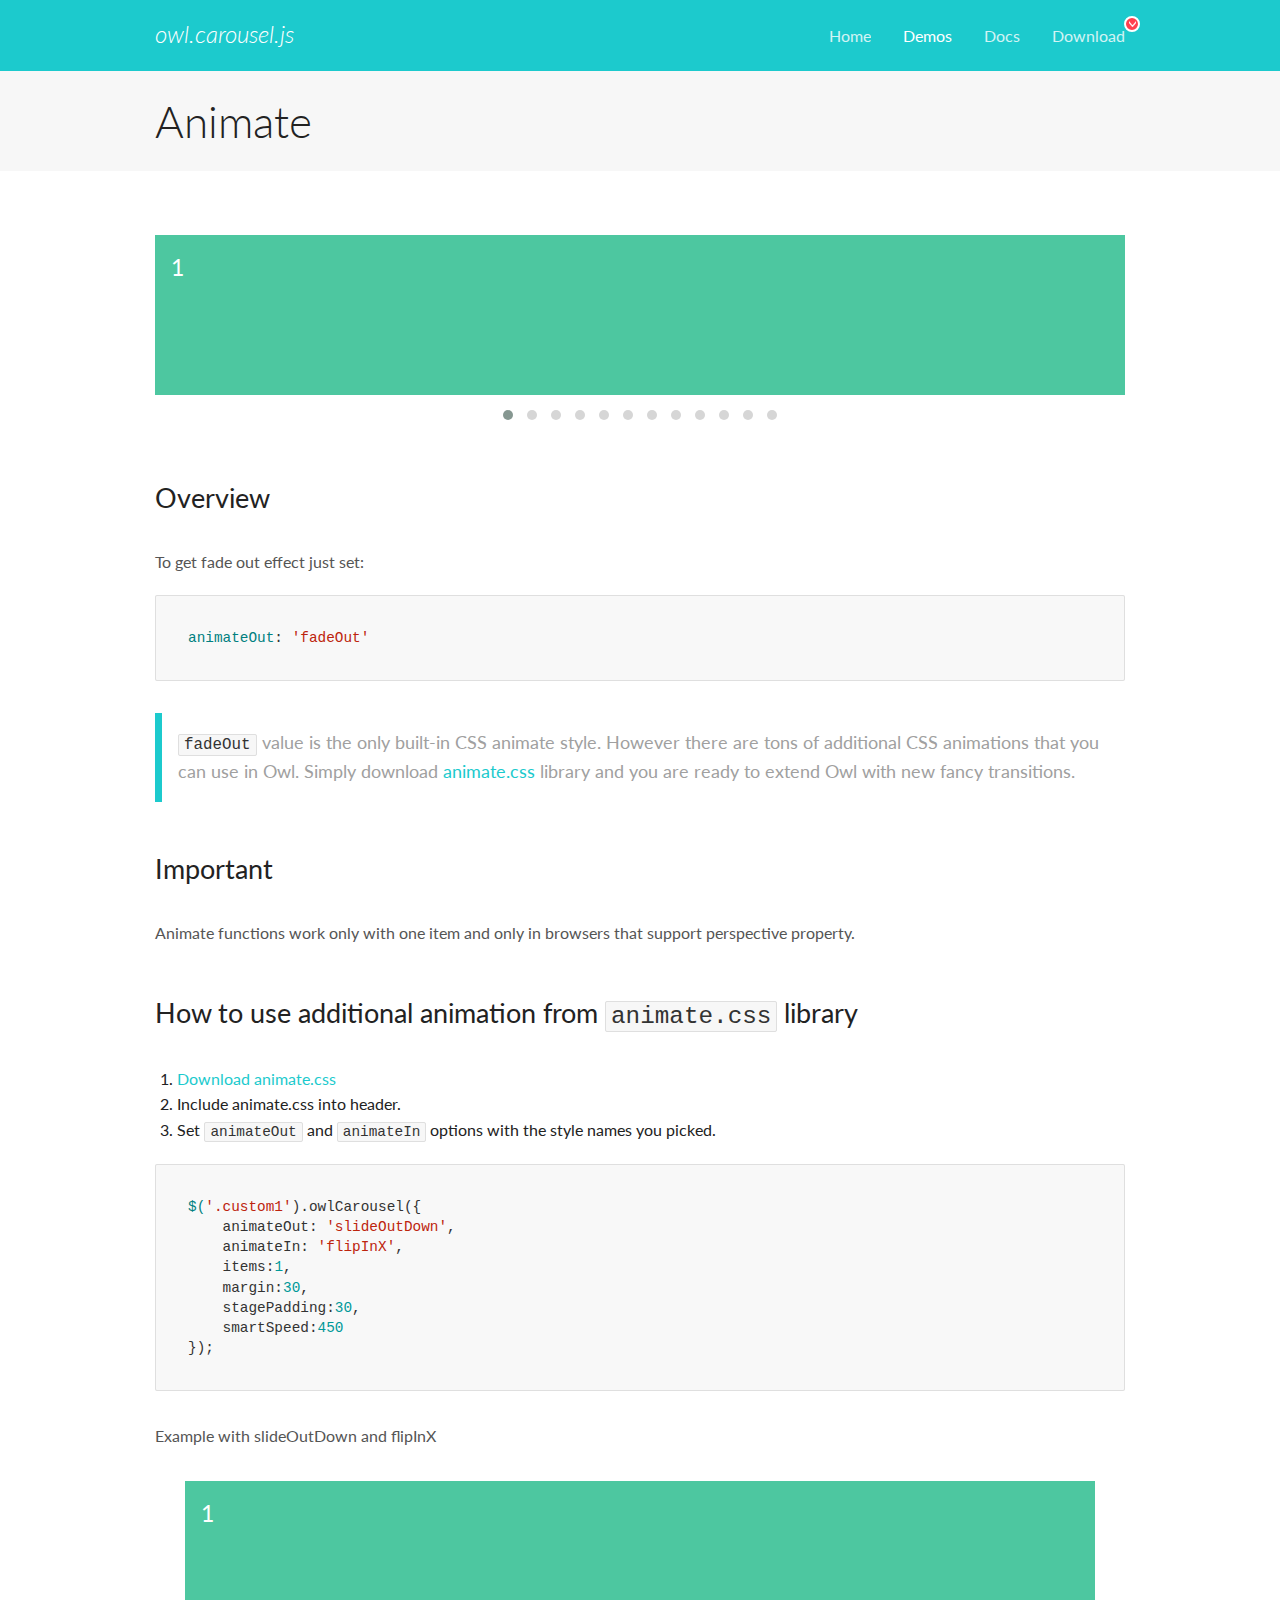
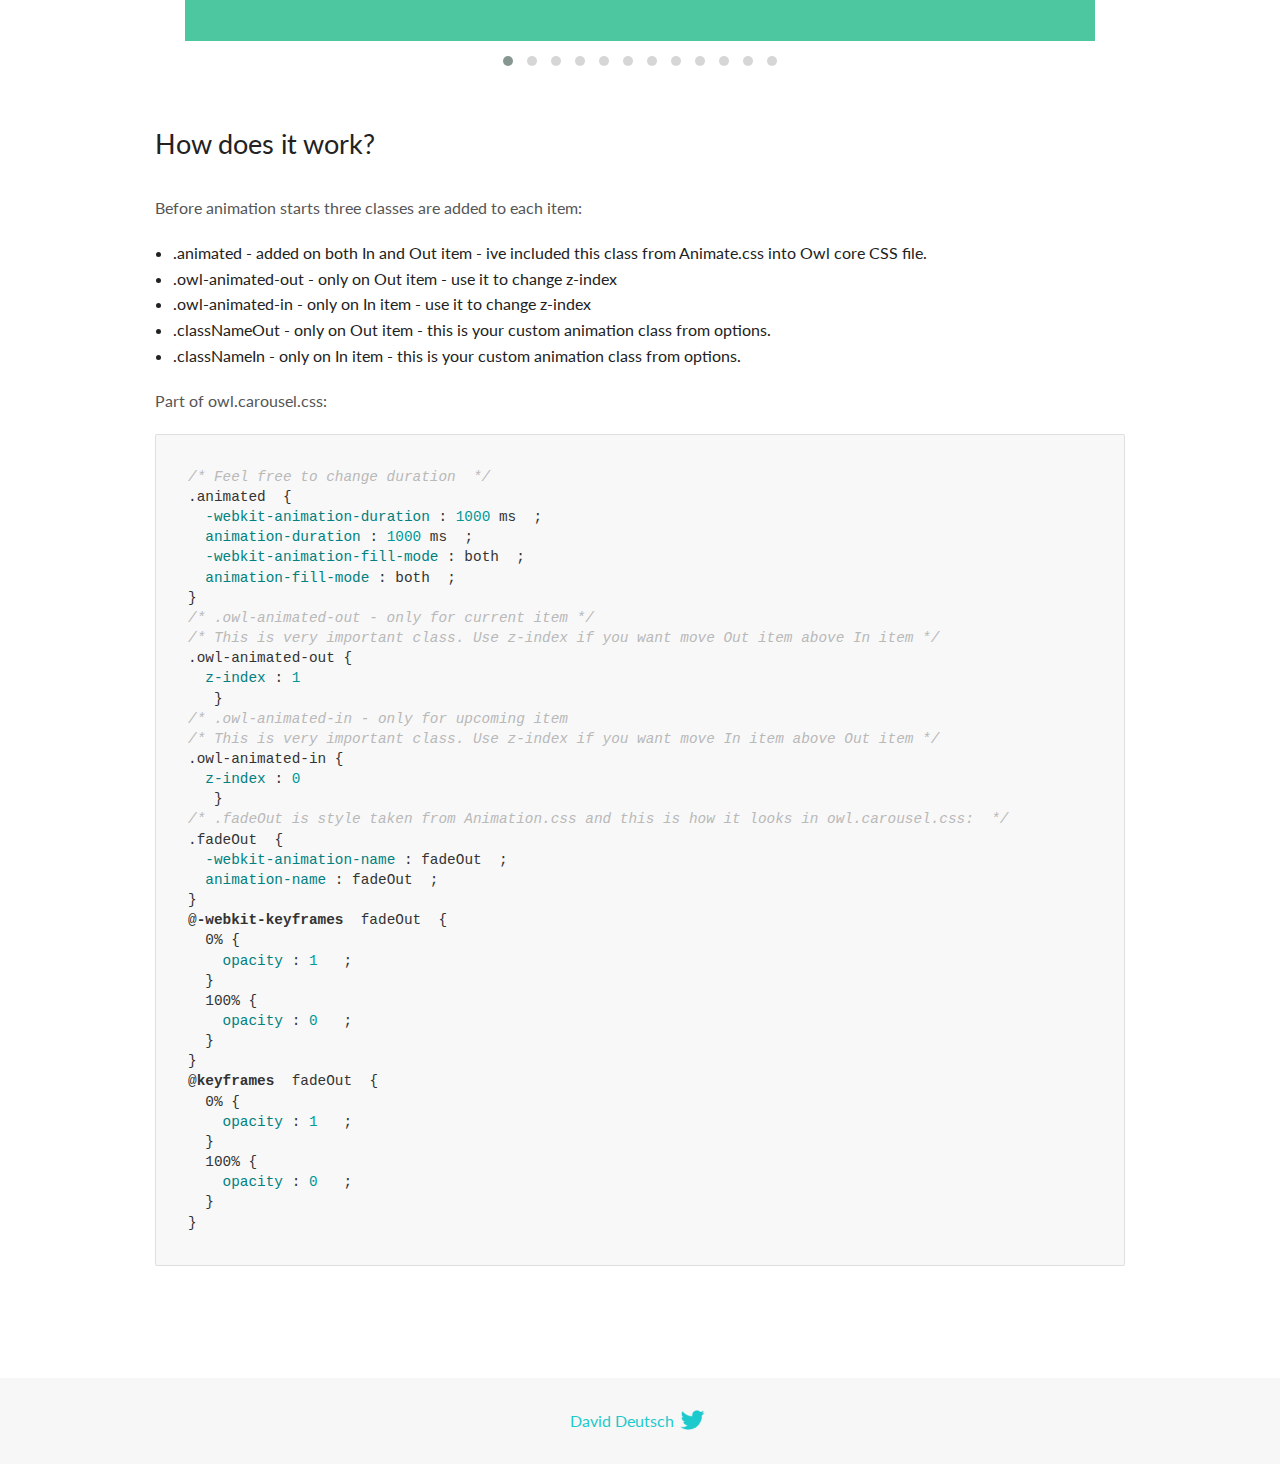
<file: OwlCarousel2-2.2.1/docs/demos/animate.html>
<!DOCTYPE html>
<html lang="en">
  <head>

    <!-- head -->
    <meta charset="utf-8">
    <meta name="msapplication-tap-highlight" content="no" />
    <meta name="viewport" content="width=device-width, initial-scale=1.0" />
    <meta name="description" content="Animate carousel">
    <meta name="author" content="David Deutsch">
    <title>
      Animate Demo | Owl Carousel | 2.2.1
    </title>

    <!-- Stylesheets -->
    <link href='https://fonts.googleapis.com/css?family=Lato:300,400,700,400italic,300italic' rel='stylesheet' type='text/css'>
    <link rel="stylesheet" href="../assets/css/docs.theme.min.css">

    <!-- Owl Stylesheets -->
    <link rel="stylesheet" href="../assets/owlcarousel/assets/owl.carousel.min.css">
    <link rel="stylesheet" href="../assets/owlcarousel/assets/owl.theme.default.min.css">

    <!-- HTML5 shim and Respond.js IE8 support of HTML5 elements and media queries -->

    <!--[if lt IE 9]>
      <script src="https://oss.maxcdn.com/libs/html5shiv/3.7.0/html5shiv.js"></script>
      <script src="https://oss.maxcdn.com/libs/respond.js/1.3.0/respond.min.js"></script>
    <![endif]-->

    <!-- Favicons -->
    <link rel="apple-touch-icon-precomposed" sizes="144x144" href="../assets/ico/apple-touch-icon-144-precomposed.png">
    <link rel="shortcut icon" href="../assets/ico/favicon.png">
    <link rel="shortcut icon" href="favicon.ico">

    <!-- Yeah i know js should not be in header. Its required for demos.-->

    <!-- javascript -->
    <script src="../assets/vendors/jquery.min.js"></script>
    <script src="../assets/owlcarousel/owl.carousel.js"></script>
  </head>
  <body>

    <!-- header -->
    <header class="header">
      <div class="row">
        <div class="large-12 columns">
          <div class="brand left">
            <h3>
              <a href="/OwlCarousel2/">owl.carousel.js</a> 
            </h3>
          </div>
          <a id="toggle-nav" class="right">
            <span></span> <span></span> <span></span> 
          </a> 
          <div class="nav-bar">
            <ul class="clearfix">
              <li> <a href="/OwlCarousel2/index.html">Home</a>  </li>
              <li class="active">
                <a href="/OwlCarousel2/demos/demos.html">Demos</a> 
              </li>
              <li> <a href="/OwlCarousel2/docs/started-welcome.html">Docs</a>  </li>
              <li>
                <a href="https://github.com/OwlCarousel2/OwlCarousel2/archive/2.2.1.zip">Download</a> 
                <span class="download"></span> 
              </li>
            </ul>
          </div>
        </div>
      </div>
    </header>

    <!-- title -->
    <section class="title">
      <div class="row">
        <div class="large-12 columns">
          <h1>Animate</h1>
        </div>
      </div>
    </section>

    <!--  Demos -->
    <section id="demos">
      <div class="row">
        <div class="large-12 columns">
          <div class="fadeOut owl-carousel owl-theme">
            <div class="item">
              <h4>1</h4>
            </div>
            <div class="item">
              <h4>2</h4>
            </div>
            <div class="item">
              <h4>3</h4>
            </div>
            <div class="item">
              <h4>4</h4>
            </div>
            <div class="item">
              <h4>5</h4>
            </div>
            <div class="item">
              <h4>6</h4>
            </div>
            <div class="item">
              <h4>7</h4>
            </div>
            <div class="item">
              <h4>8</h4>
            </div>
            <div class="item">
              <h4>9</h4>
            </div>
            <div class="item">
              <h4>10</h4>
            </div>
            <div class="item">
              <h4>11</h4>
            </div>
            <div class="item">
              <h4>12</h4>
            </div>
          </div>
          <h3 id="overview">Overview</h3>
          <p>To get fade out effect just set:</p>
          <pre><code>animateOut: &#39;fadeOut&#39;</code></pre>
          <blockquote>
            <p><code>fadeOut</code> value is the only built-in CSS animate style. However there are tons of additional CSS animations that you can use in Owl. Simply download
              <a href="https://daneden.github.io/animate.css/">animate.css</a>  library and you are ready to extend Owl with new fancy transitions.</p>
          </blockquote>
          <h3 id="important">Important</h3>
          <p>Animate functions work only with one item and only in browsers that support perspective property.</p>
          <h3 id="how-to-use-additional-animation-from-animate-css-library">How to use additional animation from <code>animate.css</code> library</h3>
          <ol>
            <li> <a href="https://daneden.github.io/animate.css/">Download animate.css</a>  </li>
            <li>Include animate.css into header.</li>
            <li>Set <code>animateOut</code> and <code>animateIn</code> options with the style names you picked.</li>
          </ol>
          <pre><code>$(&#39;.custom1&#39;).owlCarousel({
    animateOut: &#39;slideOutDown&#39;,
    animateIn: &#39;flipInX&#39;,
    items:1,
    margin:30,
    stagePadding:30,
    smartSpeed:450
});</code></pre>
          <p>Example with slideOutDown and flipInX</p>
          <div class="custom1 owl-carousel owl-theme">
            <div class="item">
              <h4>1</h4>
            </div>
            <div class="item">
              <h4>2</h4>
            </div>
            <div class="item">
              <h4>3</h4>
            </div>
            <div class="item">
              <h4>4</h4>
            </div>
            <div class="item">
              <h4>5</h4>
            </div>
            <div class="item">
              <h4>6</h4>
            </div>
            <div class="item">
              <h4>7</h4>
            </div>
            <div class="item">
              <h4>8</h4>
            </div>
            <div class="item">
              <h4>9</h4>
            </div>
            <div class="item">
              <h4>10</h4>
            </div>
            <div class="item">
              <h4>11</h4>
            </div>
            <div class="item">
              <h4>12</h4>
            </div>
          </div>
          <h3 id="how-does-it-work-">How does it work?</h3>
          <p>Before animation starts three classes are added to each item:</p>
          <ul>
            <li>.animated - added on both In and Out item - ive included this class from Animate.css into Owl core CSS file.</li>
            <li>.owl-animated-out - only on Out item - use it to change z-index</li>
            <li>.owl-animated-in - only on In item - use it to change z-index</li>
            <li>.classNameOut - only on Out item - this is your custom animation class from options.</li>
            <li>.classNameIn - only on In item - this is your custom animation class from options.</li>
          </ul>
          <p>Part of owl.carousel.css:</p>
          <pre><code class="language-css"><span class="comment">/* Feel free to change duration  */</span> 
<span class="class">.animated</span>  <span class="rules">{
  <span class="rule"><span class="attribute">-webkit-animation-duration</span> :<span class="value"> <span class="number">1000</span> ms</span> </span> ;
  <span class="rule"><span class="attribute">animation-duration</span> :<span class="value"> <span class="number">1000</span> ms</span> </span> ;
  <span class="rule"><span class="attribute">-webkit-animation-fill-mode</span> :<span class="value"> both</span> </span> ;
  <span class="rule"><span class="attribute">animation-fill-mode</span> :<span class="value"> both</span> </span> ;
<span class="rule">}</span> </span> 
<span class="comment">/* .owl-animated-out - only for current item */</span> 
<span class="comment">/* This is very important class. Use z-index if you want move Out item above In item */</span> 
<span class="class">.owl-animated-out</span> <span class="rules">{
  <span class="rule"><span class="attribute">z-index</span> :<span class="value"> <span class="number">1</span> 
</span> </span> </span> }
<span class="comment">/* .owl-animated-in - only for upcoming item
/* This is very important class. Use z-index if you want move In item above Out item */</span> 
<span class="class">.owl-animated-in</span> <span class="rules">{
  <span class="rule"><span class="attribute">z-index</span> :<span class="value"> <span class="number">0</span> 
</span> </span> </span> }
<span class="comment">/* .fadeOut is style taken from Animation.css and this is how it looks in owl.carousel.css:  */</span> 
<span class="class">.fadeOut</span>  <span class="rules">{
  <span class="rule"><span class="attribute">-webkit-animation-name</span> :<span class="value"> fadeOut</span> </span> ;
  <span class="rule"><span class="attribute">animation-name</span> :<span class="value"> fadeOut</span> </span> ;
<span class="rule">}</span> </span> 
<span class="at_rule">@<span class="keyword">-webkit-keyframes</span>  fadeOut </span> {
  0% <span class="rules">{
    <span class="rule"><span class="attribute">opacity</span> :<span class="value"> <span class="number">1</span> </span> </span> ;
  <span class="rule">}</span> </span> 
  100% <span class="rules">{
    <span class="rule"><span class="attribute">opacity</span> :<span class="value"> <span class="number">0</span> </span> </span> ;
  <span class="rule">}</span> </span> 
}
<span class="at_rule">@<span class="keyword">keyframes</span>  fadeOut </span> {
  0% <span class="rules">{
    <span class="rule"><span class="attribute">opacity</span> :<span class="value"> <span class="number">1</span> </span> </span> ;
  <span class="rule">}</span> </span> 
  100% <span class="rules">{
    <span class="rule"><span class="attribute">opacity</span> :<span class="value"> <span class="number">0</span> </span> </span> ;
  <span class="rule">}</span> </span> 
}</code></pre>
          <link rel="stylesheet" href="../assets/css/animate.css">
          <script>
            jQuery(document).ready(function($) {
              $('.fadeOut').owlCarousel({
                items: 1,
                animateOut: 'fadeOut',
                loop: true,
                margin: 10,
              });
              $('.custom1').owlCarousel({
                animateOut: 'slideOutDown',
                animateIn: 'flipInX',
                items: 1,
                margin: 30,
                stagePadding: 30,
                smartSpeed: 450
              });
            });
          </script>
        </div>
      </div>
    </section>

    <!-- footer -->
    <footer class="footer">
      <div class="row">
        <div class="large-12 columns">
          <h5>
            <a href="/OwlCarousel2/docs/support-contact.html">David Deutsch</a> 
            <a id="custom-tweet-button" href="https://twitter.com/share?url=https://github.com/OwlCarousel2/OwlCarousel2&text=Owl Carousel - This is so awesome! " target="_blank"></a> 
          </h5>
        </div>
      </div>
    </footer>

    <!-- vendors -->
    <script src="../assets/vendors/highlight.js"></script>
    <script src="../assets/js/app.js"></script>
  </body>
</html>
</file>
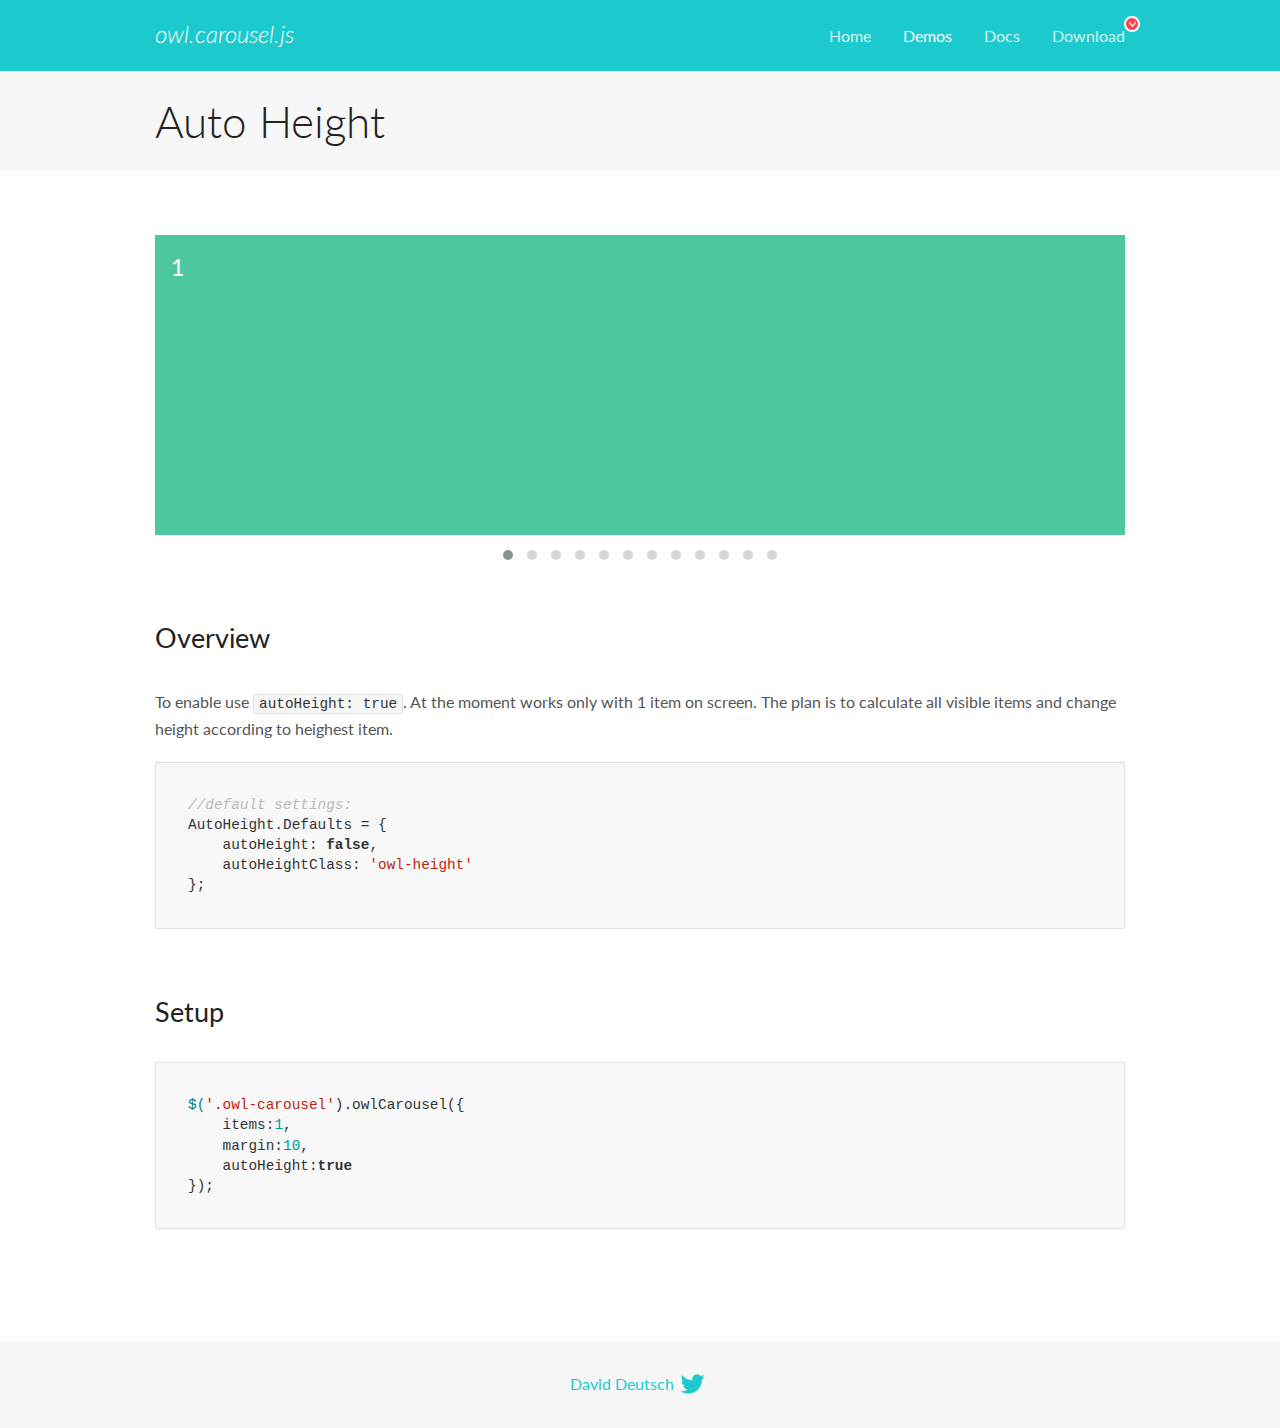
<file: OwlCarousel2-2.2.1/docs/demos/autoheight.html>
<!DOCTYPE html>
<html lang="en">
  <head>

    <!-- head -->
    <meta charset="utf-8">
    <meta name="msapplication-tap-highlight" content="no" />
    <meta name="viewport" content="width=device-width, initial-scale=1.0" />
    <meta name="description" content="autoHeight usage demo">
    <meta name="author" content="David Deutsch">
    <title>
      Auto Height Demo | Owl Carousel | 2.2.1
    </title>

    <!-- Stylesheets -->
    <link href='https://fonts.googleapis.com/css?family=Lato:300,400,700,400italic,300italic' rel='stylesheet' type='text/css'>
    <link rel="stylesheet" href="../assets/css/docs.theme.min.css">

    <!-- Owl Stylesheets -->
    <link rel="stylesheet" href="../assets/owlcarousel/assets/owl.carousel.min.css">
    <link rel="stylesheet" href="../assets/owlcarousel/assets/owl.theme.default.min.css">

    <!-- HTML5 shim and Respond.js IE8 support of HTML5 elements and media queries -->

    <!--[if lt IE 9]>
      <script src="https://oss.maxcdn.com/libs/html5shiv/3.7.0/html5shiv.js"></script>
      <script src="https://oss.maxcdn.com/libs/respond.js/1.3.0/respond.min.js"></script>
    <![endif]-->

    <!-- Favicons -->
    <link rel="apple-touch-icon-precomposed" sizes="144x144" href="../assets/ico/apple-touch-icon-144-precomposed.png">
    <link rel="shortcut icon" href="../assets/ico/favicon.png">
    <link rel="shortcut icon" href="favicon.ico">

    <!-- Yeah i know js should not be in header. Its required for demos.-->

    <!-- javascript -->
    <script src="../assets/vendors/jquery.min.js"></script>
    <script src="../assets/owlcarousel/owl.carousel.js"></script>
  </head>
  <body>

    <!-- header -->
    <header class="header">
      <div class="row">
        <div class="large-12 columns">
          <div class="brand left">
            <h3>
              <a href="/OwlCarousel2/">owl.carousel.js</a> 
            </h3>
          </div>
          <a id="toggle-nav" class="right">
            <span></span> <span></span> <span></span> 
          </a> 
          <div class="nav-bar">
            <ul class="clearfix">
              <li> <a href="/OwlCarousel2/index.html">Home</a>  </li>
              <li class="active">
                <a href="/OwlCarousel2/demos/demos.html">Demos</a> 
              </li>
              <li> <a href="/OwlCarousel2/docs/started-welcome.html">Docs</a>  </li>
              <li>
                <a href="https://github.com/OwlCarousel2/OwlCarousel2/archive/2.2.1.zip">Download</a> 
                <span class="download"></span> 
              </li>
            </ul>
          </div>
        </div>
      </div>
    </header>

    <!-- title -->
    <section class="title">
      <div class="row">
        <div class="large-12 columns">
          <h1>Auto Height</h1>
        </div>
      </div>
    </section>

    <!--  Demos -->
    <section id="demos">
      <div class="row">
        <div class="large-12 columns">
          <div class="owl-carousel owl-theme">
            <div class="item" style="height:300px">
              <h4>1</h4>
            </div>
            <div class="item" style="height:100px">
              <h4>2</h4>
            </div>
            <div class="item" style="height:500px">
              <h4>3</h4>
            </div>
            <div class="item" style="height:250px">
              <h4>4</h4>
            </div>
            <div class="item" style="height:400px">
              <h4>5</h4>
            </div>
            <div class="item" style="height:500px">
              <h4>6</h4>
            </div>
            <div class="item" style="height:600px">
              <h4>7</h4>
            </div>
            <div class="item" style="height:400px">
              <h4>8</h4>
            </div>
            <div class="item" style="height:300px">
              <h4>9</h4>
            </div>
            <div class="item" style="height:350px">
              <h4>10</h4>
            </div>
            <div class="item" style="height:200px">
              <h4>11</h4>
            </div>
            <div class="item" style="height:150px">
              <h4>12</h4>
            </div>
          </div>
          <h3 id="overview">Overview</h3>
          <p>To enable use <code>autoHeight: true</code>. At the moment works only with 1 item on screen. The plan is to calculate all visible items and change height according to heighest item.</p>
          <pre><code>//default settings:
AutoHeight.Defaults = {
    autoHeight: false,
    autoHeightClass: &#39;owl-height&#39;
};</code></pre>
          <h3 id="setup">Setup</h3>
          <pre><code>$(&#39;.owl-carousel&#39;).owlCarousel({
    items:1,
    margin:10,
    autoHeight:true
});</code></pre>
          <script>
            $(document).ready(function() {
              $('.owl-carousel').owlCarousel({
                items: 1,
                margin: 10,
                autoHeight: true
              });
            })
          </script>
        </div>
      </div>
    </section>

    <!-- footer -->
    <footer class="footer">
      <div class="row">
        <div class="large-12 columns">
          <h5>
            <a href="/OwlCarousel2/docs/support-contact.html">David Deutsch</a> 
            <a id="custom-tweet-button" href="https://twitter.com/share?url=https://github.com/OwlCarousel2/OwlCarousel2&text=Owl Carousel - This is so awesome! " target="_blank"></a> 
          </h5>
        </div>
      </div>
    </footer>

    <!-- vendors -->
    <script src="../assets/vendors/highlight.js"></script>
    <script src="../assets/js/app.js"></script>
  </body>
</html>
</file>
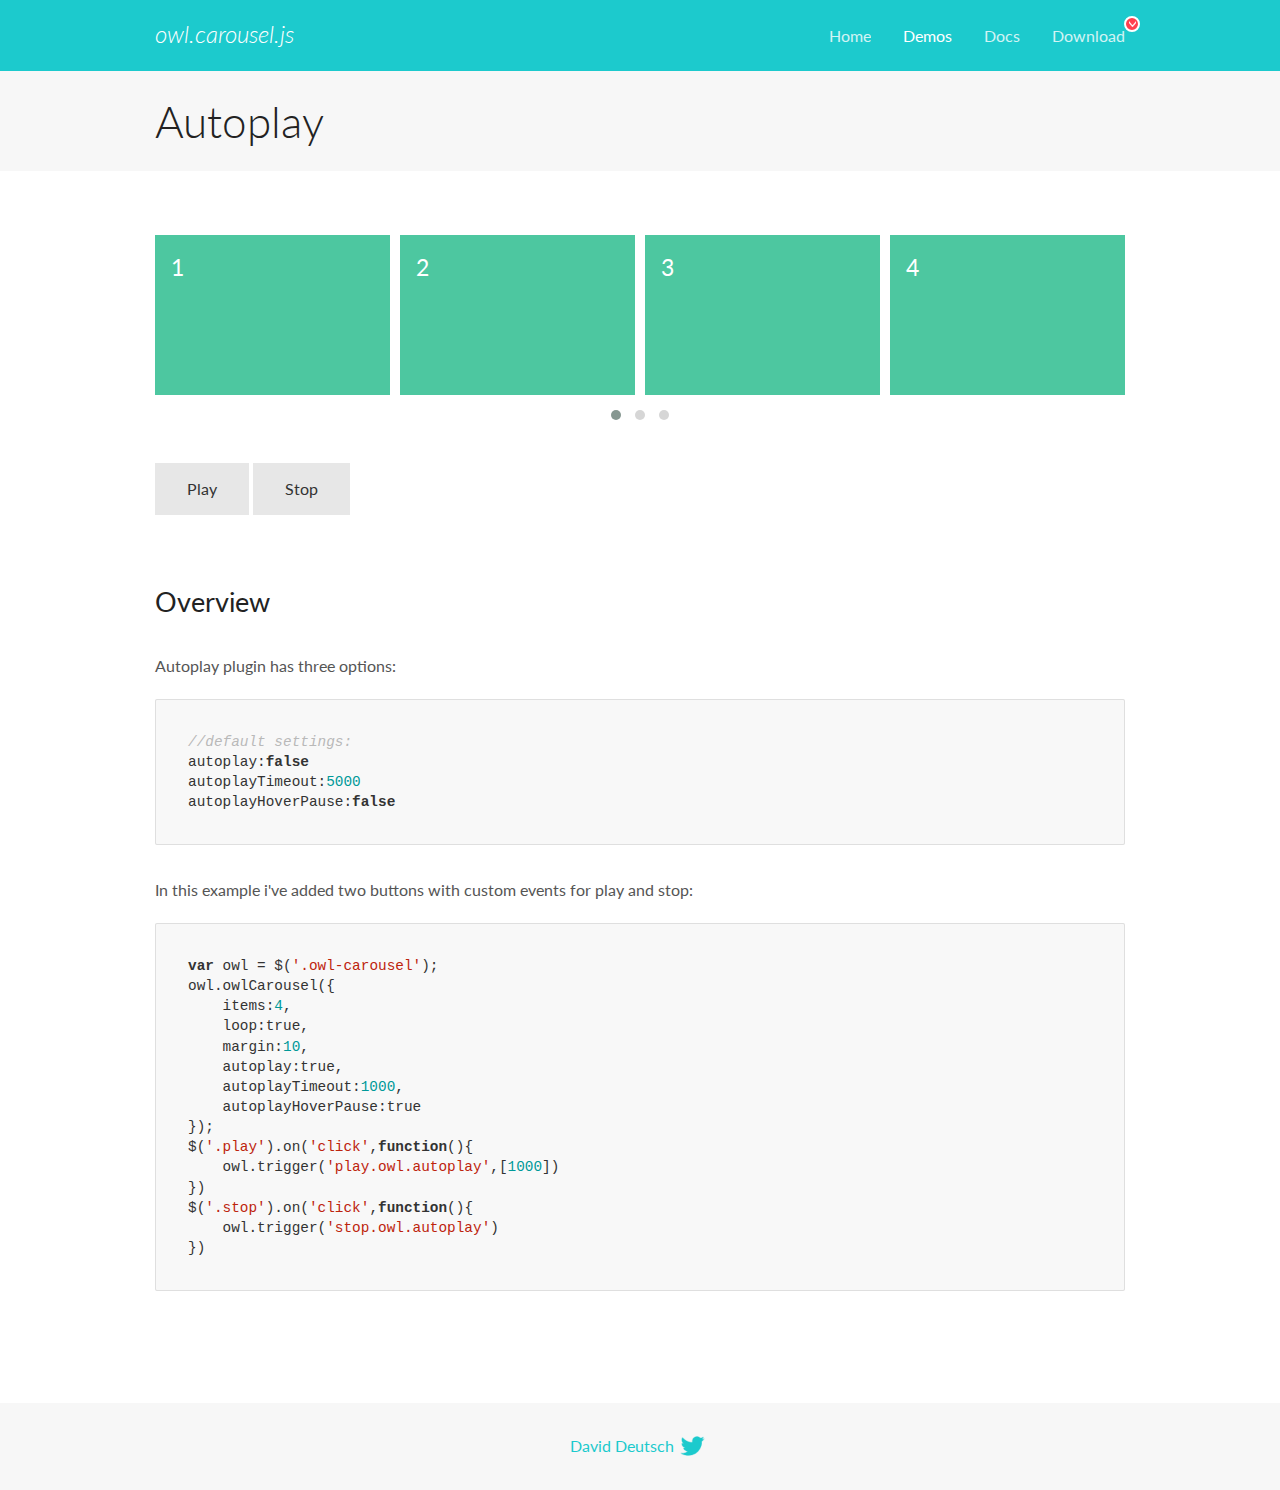
<file: OwlCarousel2-2.2.1/docs/demos/autoplay.html>
<!DOCTYPE html>
<html lang="en">
  <head>

    <!-- head -->
    <meta charset="utf-8">
    <meta name="msapplication-tap-highlight" content="no" />
    <meta name="viewport" content="width=device-width, initial-scale=1.0" />
    <meta name="description" content="Autoplay usage demo">
    <meta name="author" content="David Deutsch">
    <title>
      Autoplay Demo | Owl Carousel | 2.2.1
    </title>

    <!-- Stylesheets -->
    <link href='https://fonts.googleapis.com/css?family=Lato:300,400,700,400italic,300italic' rel='stylesheet' type='text/css'>
    <link rel="stylesheet" href="../assets/css/docs.theme.min.css">

    <!-- Owl Stylesheets -->
    <link rel="stylesheet" href="../assets/owlcarousel/assets/owl.carousel.min.css">
    <link rel="stylesheet" href="../assets/owlcarousel/assets/owl.theme.default.min.css">

    <!-- HTML5 shim and Respond.js IE8 support of HTML5 elements and media queries -->

    <!--[if lt IE 9]>
      <script src="https://oss.maxcdn.com/libs/html5shiv/3.7.0/html5shiv.js"></script>
      <script src="https://oss.maxcdn.com/libs/respond.js/1.3.0/respond.min.js"></script>
    <![endif]-->

    <!-- Favicons -->
    <link rel="apple-touch-icon-precomposed" sizes="144x144" href="../assets/ico/apple-touch-icon-144-precomposed.png">
    <link rel="shortcut icon" href="../assets/ico/favicon.png">
    <link rel="shortcut icon" href="favicon.ico">

    <!-- Yeah i know js should not be in header. Its required for demos.-->

    <!-- javascript -->
    <script src="../assets/vendors/jquery.min.js"></script>
    <script src="../assets/owlcarousel/owl.carousel.js"></script>
  </head>
  <body>

    <!-- header -->
    <header class="header">
      <div class="row">
        <div class="large-12 columns">
          <div class="brand left">
            <h3>
              <a href="/OwlCarousel2/">owl.carousel.js</a> 
            </h3>
          </div>
          <a id="toggle-nav" class="right">
            <span></span> <span></span> <span></span> 
          </a> 
          <div class="nav-bar">
            <ul class="clearfix">
              <li> <a href="/OwlCarousel2/index.html">Home</a>  </li>
              <li class="active">
                <a href="/OwlCarousel2/demos/demos.html">Demos</a> 
              </li>
              <li> <a href="/OwlCarousel2/docs/started-welcome.html">Docs</a>  </li>
              <li>
                <a href="https://github.com/OwlCarousel2/OwlCarousel2/archive/2.2.1.zip">Download</a> 
                <span class="download"></span> 
              </li>
            </ul>
          </div>
        </div>
      </div>
    </header>

    <!-- title -->
    <section class="title">
      <div class="row">
        <div class="large-12 columns">
          <h1>Autoplay</h1>
        </div>
      </div>
    </section>

    <!--  Demos -->
    <section id="demos">
      <div class="row">
        <div class="large-12 columns">
          <div class="owl-carousel owl-theme">
            <div class="item">
              <h4>1</h4>
            </div>
            <div class="item">
              <h4>2</h4>
            </div>
            <div class="item">
              <h4>3</h4>
            </div>
            <div class="item">
              <h4>4</h4>
            </div>
            <div class="item">
              <h4>5</h4>
            </div>
            <div class="item">
              <h4>6</h4>
            </div>
            <div class="item">
              <h4>7</h4>
            </div>
            <div class="item">
              <h4>8</h4>
            </div>
            <div class="item">
              <h4>9</h4>
            </div>
            <div class="item">
              <h4>10</h4>
            </div>
            <div class="item">
              <h4>11</h4>
            </div>
            <div class="item">
              <h4>12</h4>
            </div>
          </div>
          <a class="button secondary play">Play</a> 
          <a class="button secondary stop">Stop</a> 
          <h3 id="overview">Overview</h3>
          <p>Autoplay plugin has three options:</p>
          <pre><code>//default settings:
autoplay:false
autoplayTimeout:5000
autoplayHoverPause:false</code></pre>
          <p>In this example i&#39;ve added two buttons with custom events for play and stop:</p>
          <pre><code>var owl = $(&#39;.owl-carousel&#39;);
owl.owlCarousel({
    items:4,
    loop:true,
    margin:10,
    autoplay:true,
    autoplayTimeout:1000,
    autoplayHoverPause:true
});
$(&#39;.play&#39;).on(&#39;click&#39;,function(){
    owl.trigger(&#39;play.owl.autoplay&#39;,[1000])
})
$(&#39;.stop&#39;).on(&#39;click&#39;,function(){
    owl.trigger(&#39;stop.owl.autoplay&#39;)
})</code></pre>
          <script>
            $(document).ready(function() {
              var owl = $('.owl-carousel');
              owl.owlCarousel({
                items: 4,
                loop: true,
                margin: 10,
                autoplay: true,
                autoplayTimeout: 1000,
                autoplayHoverPause: true
              });
              $('.play').on('click', function() {
                owl.trigger('play.owl.autoplay', [1000])
              })
              $('.stop').on('click', function() {
                owl.trigger('stop.owl.autoplay')
              })
            })
          </script>
        </div>
      </div>
    </section>

    <!-- footer -->
    <footer class="footer">
      <div class="row">
        <div class="large-12 columns">
          <h5>
            <a href="/OwlCarousel2/docs/support-contact.html">David Deutsch</a> 
            <a id="custom-tweet-button" href="https://twitter.com/share?url=https://github.com/OwlCarousel2/OwlCarousel2&text=Owl Carousel - This is so awesome! " target="_blank"></a> 
          </h5>
        </div>
      </div>
    </footer>

    <!-- vendors -->
    <script src="../assets/vendors/highlight.js"></script>
    <script src="../assets/js/app.js"></script>
  </body>
</html>
</file>
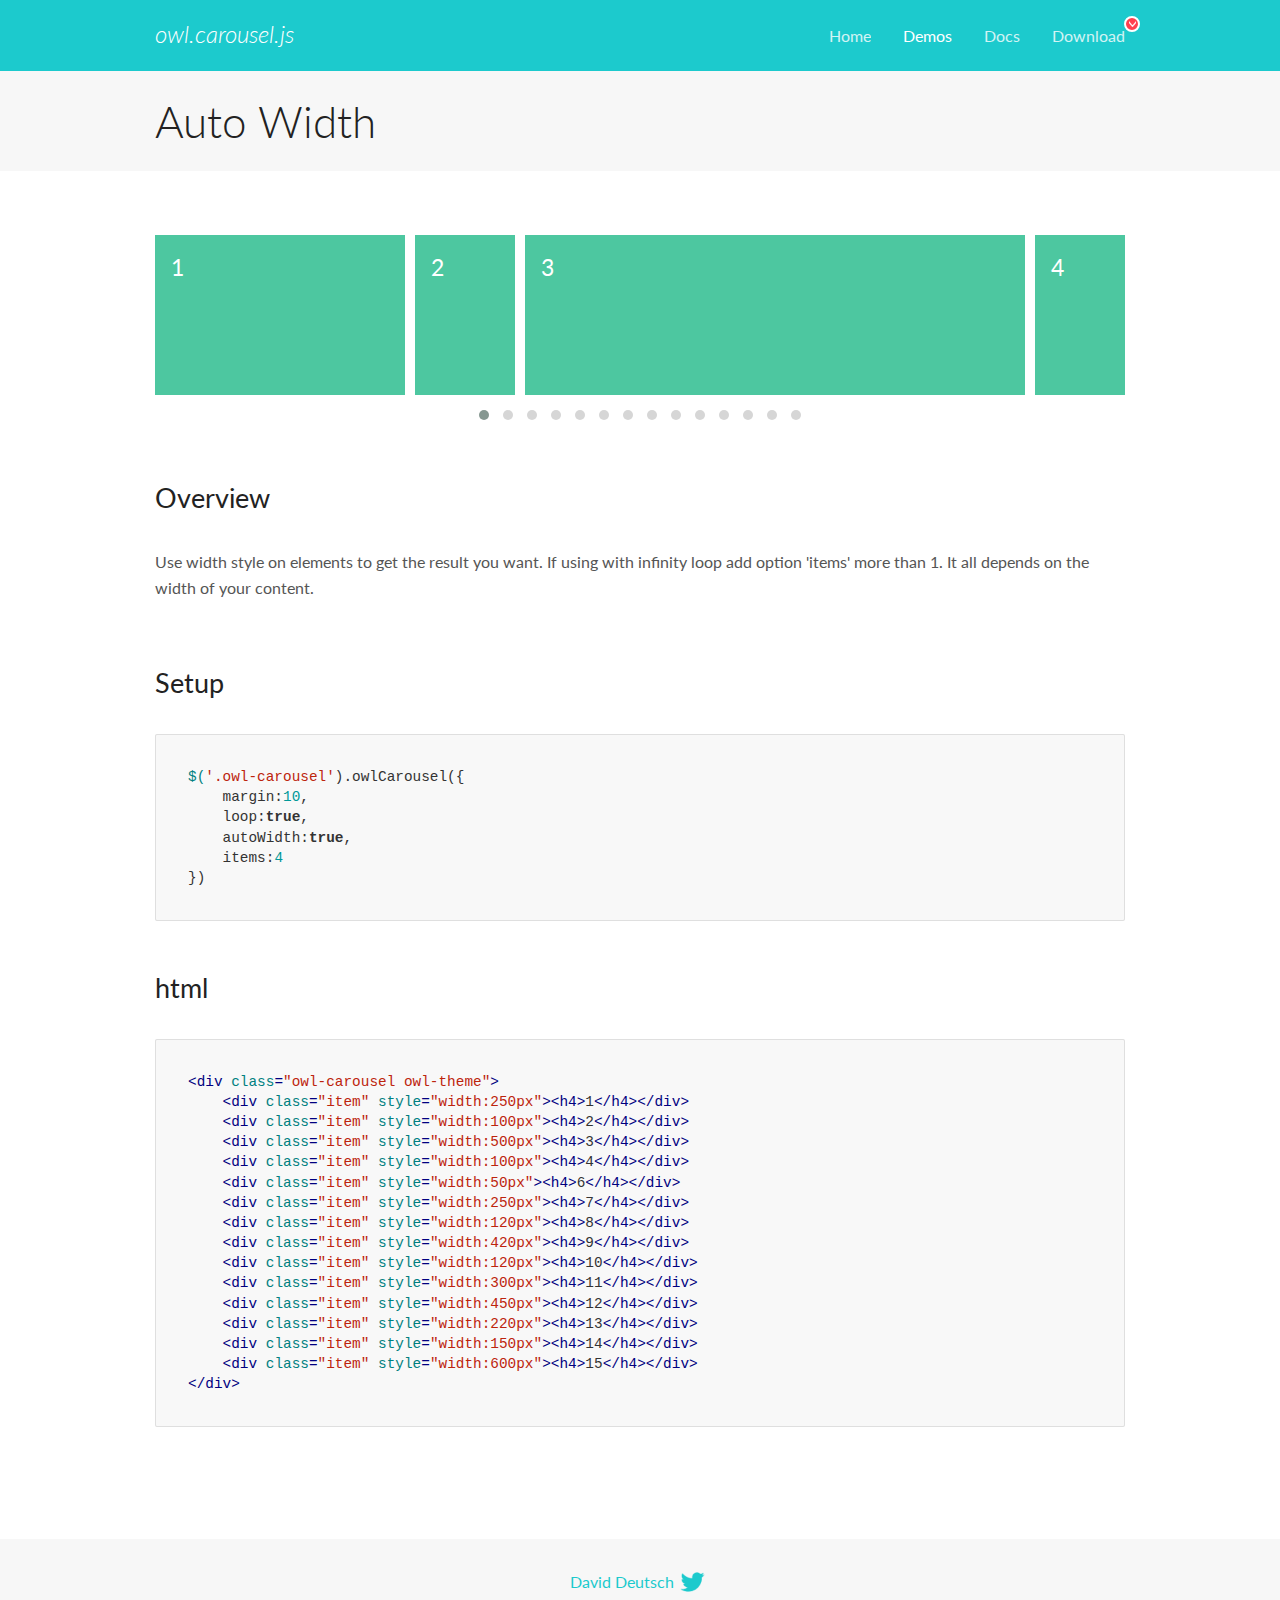
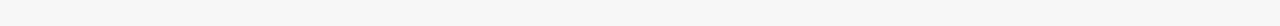
<file: OwlCarousel2-2.2.1/docs/demos/autowidth.html>
<!DOCTYPE html>
<html lang="en">
  <head>

    <!-- head -->
    <meta charset="utf-8">
    <meta name="msapplication-tap-highlight" content="no" />
    <meta name="viewport" content="width=device-width, initial-scale=1.0" />
    <meta name="description" content="Auto Width">
    <meta name="author" content="David Deutsch">
    <title>
      Auto Width Demo | Owl Carousel | 2.2.1
    </title>

    <!-- Stylesheets -->
    <link href='https://fonts.googleapis.com/css?family=Lato:300,400,700,400italic,300italic' rel='stylesheet' type='text/css'>
    <link rel="stylesheet" href="../assets/css/docs.theme.min.css">

    <!-- Owl Stylesheets -->
    <link rel="stylesheet" href="../assets/owlcarousel/assets/owl.carousel.min.css">
    <link rel="stylesheet" href="../assets/owlcarousel/assets/owl.theme.default.min.css">

    <!-- HTML5 shim and Respond.js IE8 support of HTML5 elements and media queries -->

    <!--[if lt IE 9]>
      <script src="https://oss.maxcdn.com/libs/html5shiv/3.7.0/html5shiv.js"></script>
      <script src="https://oss.maxcdn.com/libs/respond.js/1.3.0/respond.min.js"></script>
    <![endif]-->

    <!-- Favicons -->
    <link rel="apple-touch-icon-precomposed" sizes="144x144" href="../assets/ico/apple-touch-icon-144-precomposed.png">
    <link rel="shortcut icon" href="../assets/ico/favicon.png">
    <link rel="shortcut icon" href="favicon.ico">

    <!-- Yeah i know js should not be in header. Its required for demos.-->

    <!-- javascript -->
    <script src="../assets/vendors/jquery.min.js"></script>
    <script src="../assets/owlcarousel/owl.carousel.js"></script>
  </head>
  <body>

    <!-- header -->
    <header class="header">
      <div class="row">
        <div class="large-12 columns">
          <div class="brand left">
            <h3>
              <a href="/OwlCarousel2/">owl.carousel.js</a> 
            </h3>
          </div>
          <a id="toggle-nav" class="right">
            <span></span> <span></span> <span></span> 
          </a> 
          <div class="nav-bar">
            <ul class="clearfix">
              <li> <a href="/OwlCarousel2/index.html">Home</a>  </li>
              <li class="active">
                <a href="/OwlCarousel2/demos/demos.html">Demos</a> 
              </li>
              <li> <a href="/OwlCarousel2/docs/started-welcome.html">Docs</a>  </li>
              <li>
                <a href="https://github.com/OwlCarousel2/OwlCarousel2/archive/2.2.1.zip">Download</a> 
                <span class="download"></span> 
              </li>
            </ul>
          </div>
        </div>
      </div>
    </header>

    <!-- title -->
    <section class="title">
      <div class="row">
        <div class="large-12 columns">
          <h1>Auto Width</h1>
        </div>
      </div>
    </section>

    <!--  Demos -->
    <section id="demos">
      <div class="row">
        <div class="large-12 columns">
          <div class="owl-carousel owl-theme">
            <div class="item" style="width:250px">
              <h4>1</h4>
            </div>
            <div class="item" style="width:100px">
              <h4>2</h4>
            </div>
            <div class="item" style="width:500px">
              <h4>3</h4>
            </div>
            <div class="item" style="width:100px">
              <h4>4</h4>
            </div>
            <div class="item" style="width:50px">
              <h4>6</h4>
            </div>
            <div class="item" style="width:250px">
              <h4>7</h4>
            </div>
            <div class="item" style="width:120px">
              <h4>8</h4>
            </div>
            <div class="item" style="width:420px">
              <h4>9</h4>
            </div>
            <div class="item" style="width:120px">
              <h4>10</h4>
            </div>
            <div class="item" style="width:300px">
              <h4>11</h4>
            </div>
            <div class="item" style="width:450px">
              <h4>12</h4>
            </div>
            <div class="item" style="width:220px">
              <h4>13</h4>
            </div>
            <div class="item" style="width:150px">
              <h4>14</h4>
            </div>
            <div class="item" style="width:600px">
              <h4>15</h4>
            </div>
          </div>
          <h3 id="overview">Overview</h3>
          <p>Use width style on elements to get the result you want. If using with infinity loop add option &#39;items&#39; more than 1. It all depends on the width of your content.</p>
          <h3 id="setup">Setup</h3>
          <pre><code>$(&#39;.owl-carousel&#39;).owlCarousel({
    margin:10,
    loop:true,
    autoWidth:true,
    items:4
})</code></pre>
          <h3 id="html">html</h3>
          <pre><code>&lt;div class=&quot;owl-carousel owl-theme&quot;&gt;
    &lt;div class=&quot;item&quot; style=&quot;width:250px&quot;&gt;&lt;h4&gt;1&lt;/h4&gt;&lt;/div&gt;
    &lt;div class=&quot;item&quot; style=&quot;width:100px&quot;&gt;&lt;h4&gt;2&lt;/h4&gt;&lt;/div&gt;
    &lt;div class=&quot;item&quot; style=&quot;width:500px&quot;&gt;&lt;h4&gt;3&lt;/h4&gt;&lt;/div&gt;
    &lt;div class=&quot;item&quot; style=&quot;width:100px&quot;&gt;&lt;h4&gt;4&lt;/h4&gt;&lt;/div&gt;
    &lt;div class=&quot;item&quot; style=&quot;width:50px&quot;&gt;&lt;h4&gt;6&lt;/h4&gt;&lt;/div&gt;
    &lt;div class=&quot;item&quot; style=&quot;width:250px&quot;&gt;&lt;h4&gt;7&lt;/h4&gt;&lt;/div&gt;
    &lt;div class=&quot;item&quot; style=&quot;width:120px&quot;&gt;&lt;h4&gt;8&lt;/h4&gt;&lt;/div&gt;
    &lt;div class=&quot;item&quot; style=&quot;width:420px&quot;&gt;&lt;h4&gt;9&lt;/h4&gt;&lt;/div&gt;
    &lt;div class=&quot;item&quot; style=&quot;width:120px&quot;&gt;&lt;h4&gt;10&lt;/h4&gt;&lt;/div&gt;
    &lt;div class=&quot;item&quot; style=&quot;width:300px&quot;&gt;&lt;h4&gt;11&lt;/h4&gt;&lt;/div&gt;
    &lt;div class=&quot;item&quot; style=&quot;width:450px&quot;&gt;&lt;h4&gt;12&lt;/h4&gt;&lt;/div&gt;
    &lt;div class=&quot;item&quot; style=&quot;width:220px&quot;&gt;&lt;h4&gt;13&lt;/h4&gt;&lt;/div&gt;
    &lt;div class=&quot;item&quot; style=&quot;width:150px&quot;&gt;&lt;h4&gt;14&lt;/h4&gt;&lt;/div&gt;
    &lt;div class=&quot;item&quot; style=&quot;width:600px&quot;&gt;&lt;h4&gt;15&lt;/h4&gt;&lt;/div&gt;
&lt;/div&gt;</code></pre>
          <script>
            $(document).ready(function() {
              $('.owl-carousel').owlCarousel({
                margin: 10,
                loop: true,
                autoWidth: true,
                items: 4
              })
            })
          </script>
        </div>
      </div>
    </section>

    <!-- footer -->
    <footer class="footer">
      <div class="row">
        <div class="large-12 columns">
          <h5>
            <a href="/OwlCarousel2/docs/support-contact.html">David Deutsch</a> 
            <a id="custom-tweet-button" href="https://twitter.com/share?url=https://github.com/OwlCarousel2/OwlCarousel2&text=Owl Carousel - This is so awesome! " target="_blank"></a> 
          </h5>
        </div>
      </div>
    </footer>

    <!-- vendors -->
    <script src="../assets/vendors/highlight.js"></script>
    <script src="../assets/js/app.js"></script>
  </body>
</html>
</file>
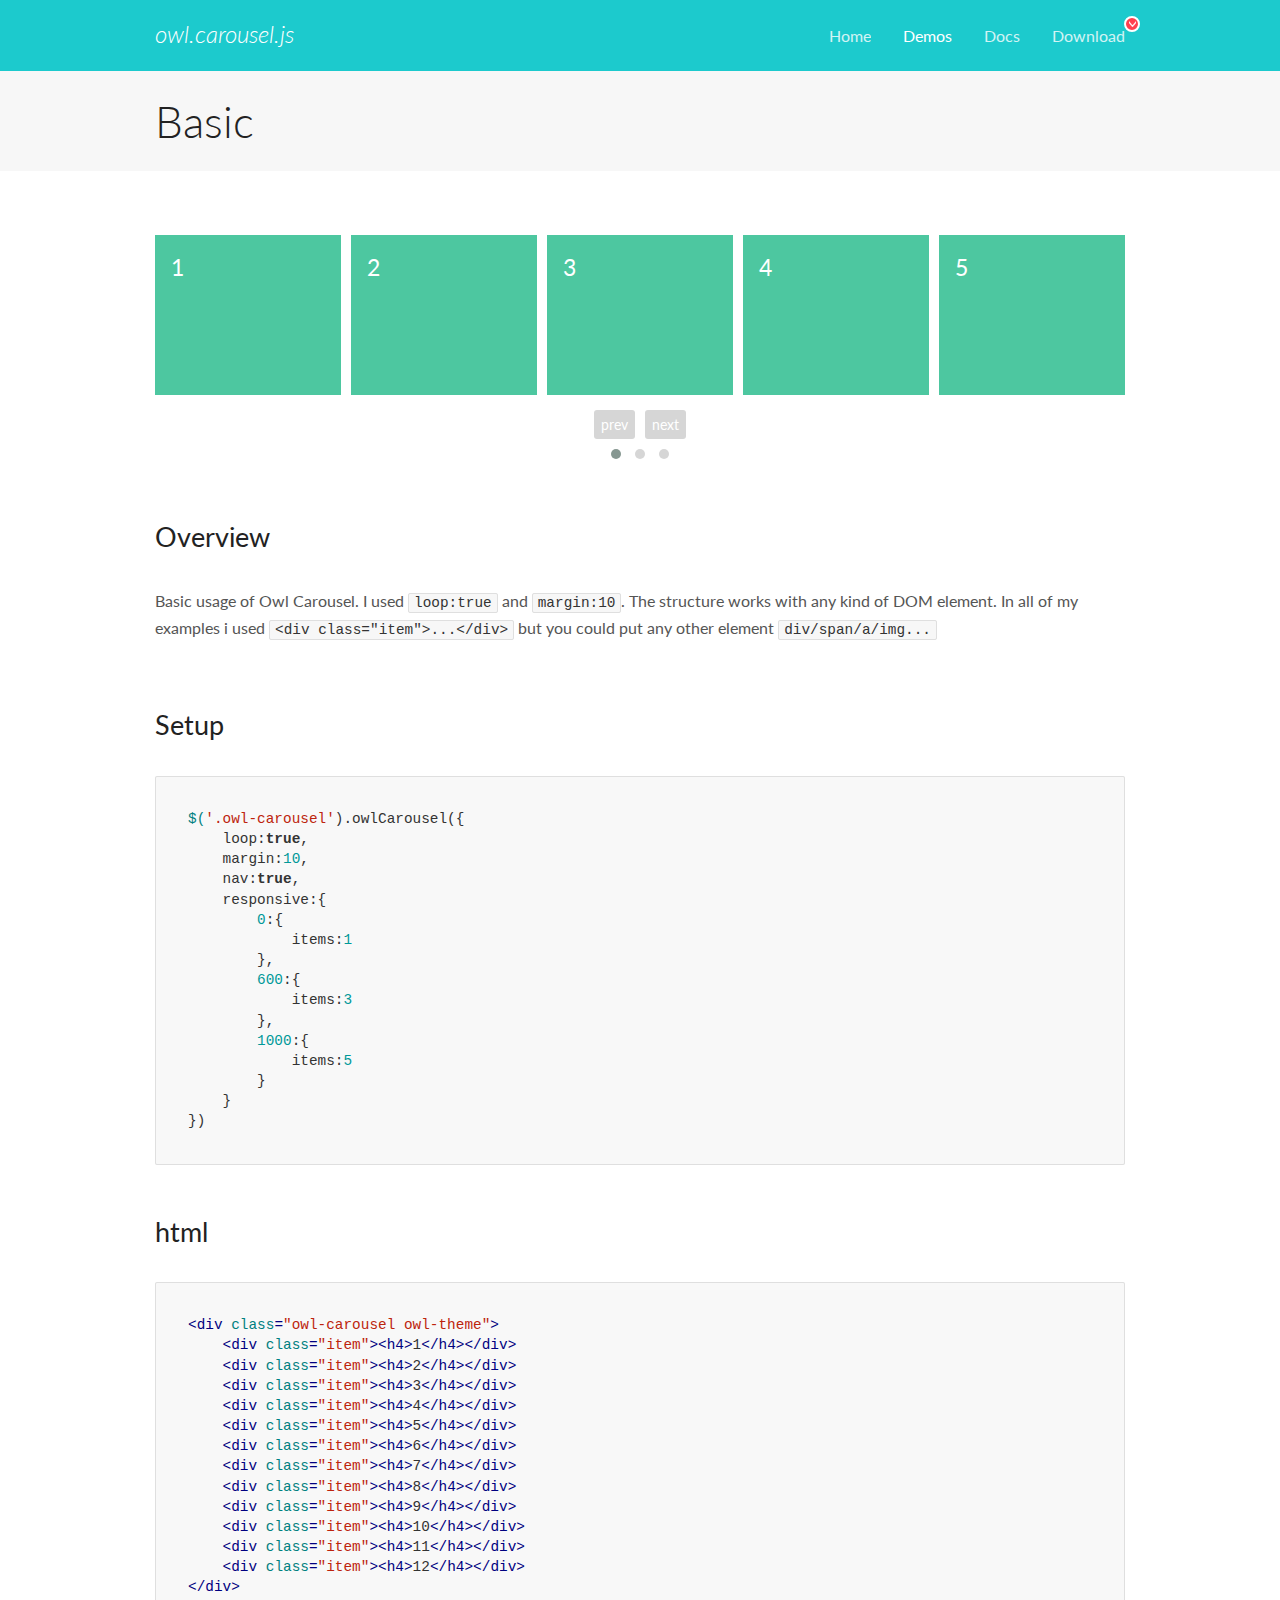
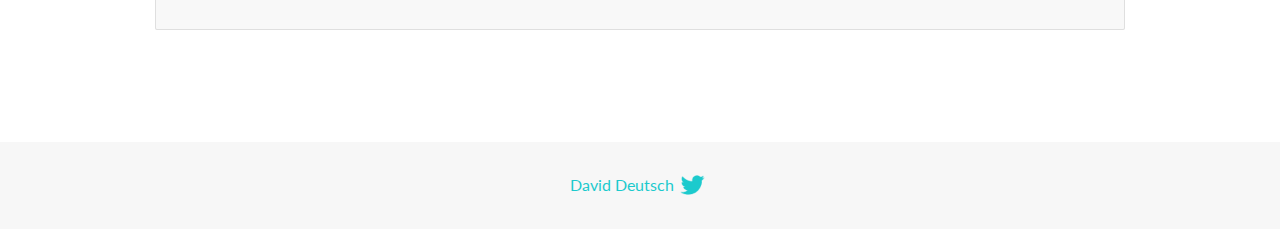
<file: OwlCarousel2-2.2.1/docs/demos/basic.html>
<!DOCTYPE html>
<html lang="en">
  <head>

    <!-- head -->
    <meta charset="utf-8">
    <meta name="msapplication-tap-highlight" content="no" />
    <meta name="viewport" content="width=device-width, initial-scale=1.0" />
    <meta name="description" content="Basic usage demo">
    <meta name="author" content="David Deutsch">
    <title>
      Basic Demo | Owl Carousel | 2.2.1
    </title>

    <!-- Stylesheets -->
    <link href='https://fonts.googleapis.com/css?family=Lato:300,400,700,400italic,300italic' rel='stylesheet' type='text/css'>
    <link rel="stylesheet" href="../assets/css/docs.theme.min.css">

    <!-- Owl Stylesheets -->
    <link rel="stylesheet" href="../assets/owlcarousel/assets/owl.carousel.min.css">
    <link rel="stylesheet" href="../assets/owlcarousel/assets/owl.theme.default.min.css">

    <!-- HTML5 shim and Respond.js IE8 support of HTML5 elements and media queries -->

    <!--[if lt IE 9]>
      <script src="https://oss.maxcdn.com/libs/html5shiv/3.7.0/html5shiv.js"></script>
      <script src="https://oss.maxcdn.com/libs/respond.js/1.3.0/respond.min.js"></script>
    <![endif]-->

    <!-- Favicons -->
    <link rel="apple-touch-icon-precomposed" sizes="144x144" href="../assets/ico/apple-touch-icon-144-precomposed.png">
    <link rel="shortcut icon" href="../assets/ico/favicon.png">
    <link rel="shortcut icon" href="favicon.ico">

    <!-- Yeah i know js should not be in header. Its required for demos.-->

    <!-- javascript -->
    <script src="../assets/vendors/jquery.min.js"></script>
    <script src="../assets/owlcarousel/owl.carousel.js"></script>
  </head>
  <body>

    <!-- header -->
    <header class="header">
      <div class="row">
        <div class="large-12 columns">
          <div class="brand left">
            <h3>
              <a href="/OwlCarousel2/">owl.carousel.js</a> 
            </h3>
          </div>
          <a id="toggle-nav" class="right">
            <span></span> <span></span> <span></span> 
          </a> 
          <div class="nav-bar">
            <ul class="clearfix">
              <li> <a href="/OwlCarousel2/index.html">Home</a>  </li>
              <li class="active">
                <a href="/OwlCarousel2/demos/demos.html">Demos</a> 
              </li>
              <li> <a href="/OwlCarousel2/docs/started-welcome.html">Docs</a>  </li>
              <li>
                <a href="https://github.com/OwlCarousel2/OwlCarousel2/archive/2.2.1.zip">Download</a> 
                <span class="download"></span> 
              </li>
            </ul>
          </div>
        </div>
      </div>
    </header>

    <!-- title -->
    <section class="title">
      <div class="row">
        <div class="large-12 columns">
          <h1>Basic</h1>
        </div>
      </div>
    </section>

    <!--  Demos -->
    <section id="demos">
      <div class="row">
        <div class="large-12 columns">
          <div class="owl-carousel owl-theme">
            <div class="item">
              <h4>1</h4>
            </div>
            <div class="item">
              <h4>2</h4>
            </div>
            <div class="item">
              <h4>3</h4>
            </div>
            <div class="item">
              <h4>4</h4>
            </div>
            <div class="item">
              <h4>5</h4>
            </div>
            <div class="item">
              <h4>6</h4>
            </div>
            <div class="item">
              <h4>7</h4>
            </div>
            <div class="item">
              <h4>8</h4>
            </div>
            <div class="item">
              <h4>9</h4>
            </div>
            <div class="item">
              <h4>10</h4>
            </div>
            <div class="item">
              <h4>11</h4>
            </div>
            <div class="item">
              <h4>12</h4>
            </div>
          </div>
          <h3 id="overview">Overview</h3>
          <p>Basic usage of Owl Carousel. I used <code>loop:true</code> and <code>margin:10</code>. The structure works with any kind of DOM element. In all of my examples i used <code>&lt;div class=&quot;item&quot;&gt;...&lt;/div&gt;</code> but you could
            put any other element <code>div/span/a/img...</code></p>
          <h3 id="setup">Setup</h3>
          <pre><code>$(&#39;.owl-carousel&#39;).owlCarousel({
    loop:true,
    margin:10,
    nav:true,
    responsive:{
        0:{
            items:1
        },
        600:{
            items:3
        },
        1000:{
            items:5
        }
    }
})</code></pre>
          <h3 id="html">html</h3>
          <pre><code>&lt;div class=&quot;owl-carousel owl-theme&quot;&gt;
    &lt;div class=&quot;item&quot;&gt;&lt;h4&gt;1&lt;/h4&gt;&lt;/div&gt;
    &lt;div class=&quot;item&quot;&gt;&lt;h4&gt;2&lt;/h4&gt;&lt;/div&gt;
    &lt;div class=&quot;item&quot;&gt;&lt;h4&gt;3&lt;/h4&gt;&lt;/div&gt;
    &lt;div class=&quot;item&quot;&gt;&lt;h4&gt;4&lt;/h4&gt;&lt;/div&gt;
    &lt;div class=&quot;item&quot;&gt;&lt;h4&gt;5&lt;/h4&gt;&lt;/div&gt;
    &lt;div class=&quot;item&quot;&gt;&lt;h4&gt;6&lt;/h4&gt;&lt;/div&gt;
    &lt;div class=&quot;item&quot;&gt;&lt;h4&gt;7&lt;/h4&gt;&lt;/div&gt;
    &lt;div class=&quot;item&quot;&gt;&lt;h4&gt;8&lt;/h4&gt;&lt;/div&gt;
    &lt;div class=&quot;item&quot;&gt;&lt;h4&gt;9&lt;/h4&gt;&lt;/div&gt;
    &lt;div class=&quot;item&quot;&gt;&lt;h4&gt;10&lt;/h4&gt;&lt;/div&gt;
    &lt;div class=&quot;item&quot;&gt;&lt;h4&gt;11&lt;/h4&gt;&lt;/div&gt;
    &lt;div class=&quot;item&quot;&gt;&lt;h4&gt;12&lt;/h4&gt;&lt;/div&gt;
&lt;/div&gt;</code></pre>
          <script>
            $(document).ready(function() {
              var owl = $('.owl-carousel');
              owl.owlCarousel({
                margin: 10,
                nav: true,
                loop: true,
                responsive: {
                  0: {
                    items: 1
                  },
                  600: {
                    items: 3
                  },
                  1000: {
                    items: 5
                  }
                }
              })
            })
          </script>
        </div>
      </div>
    </section>

    <!-- footer -->
    <footer class="footer">
      <div class="row">
        <div class="large-12 columns">
          <h5>
            <a href="/OwlCarousel2/docs/support-contact.html">David Deutsch</a> 
            <a id="custom-tweet-button" href="https://twitter.com/share?url=https://github.com/OwlCarousel2/OwlCarousel2&text=Owl Carousel - This is so awesome! " target="_blank"></a> 
          </h5>
        </div>
      </div>
    </footer>

    <!-- vendors -->
    <script src="../assets/vendors/highlight.js"></script>
    <script src="../assets/js/app.js"></script>
  </body>
</html>
</file>
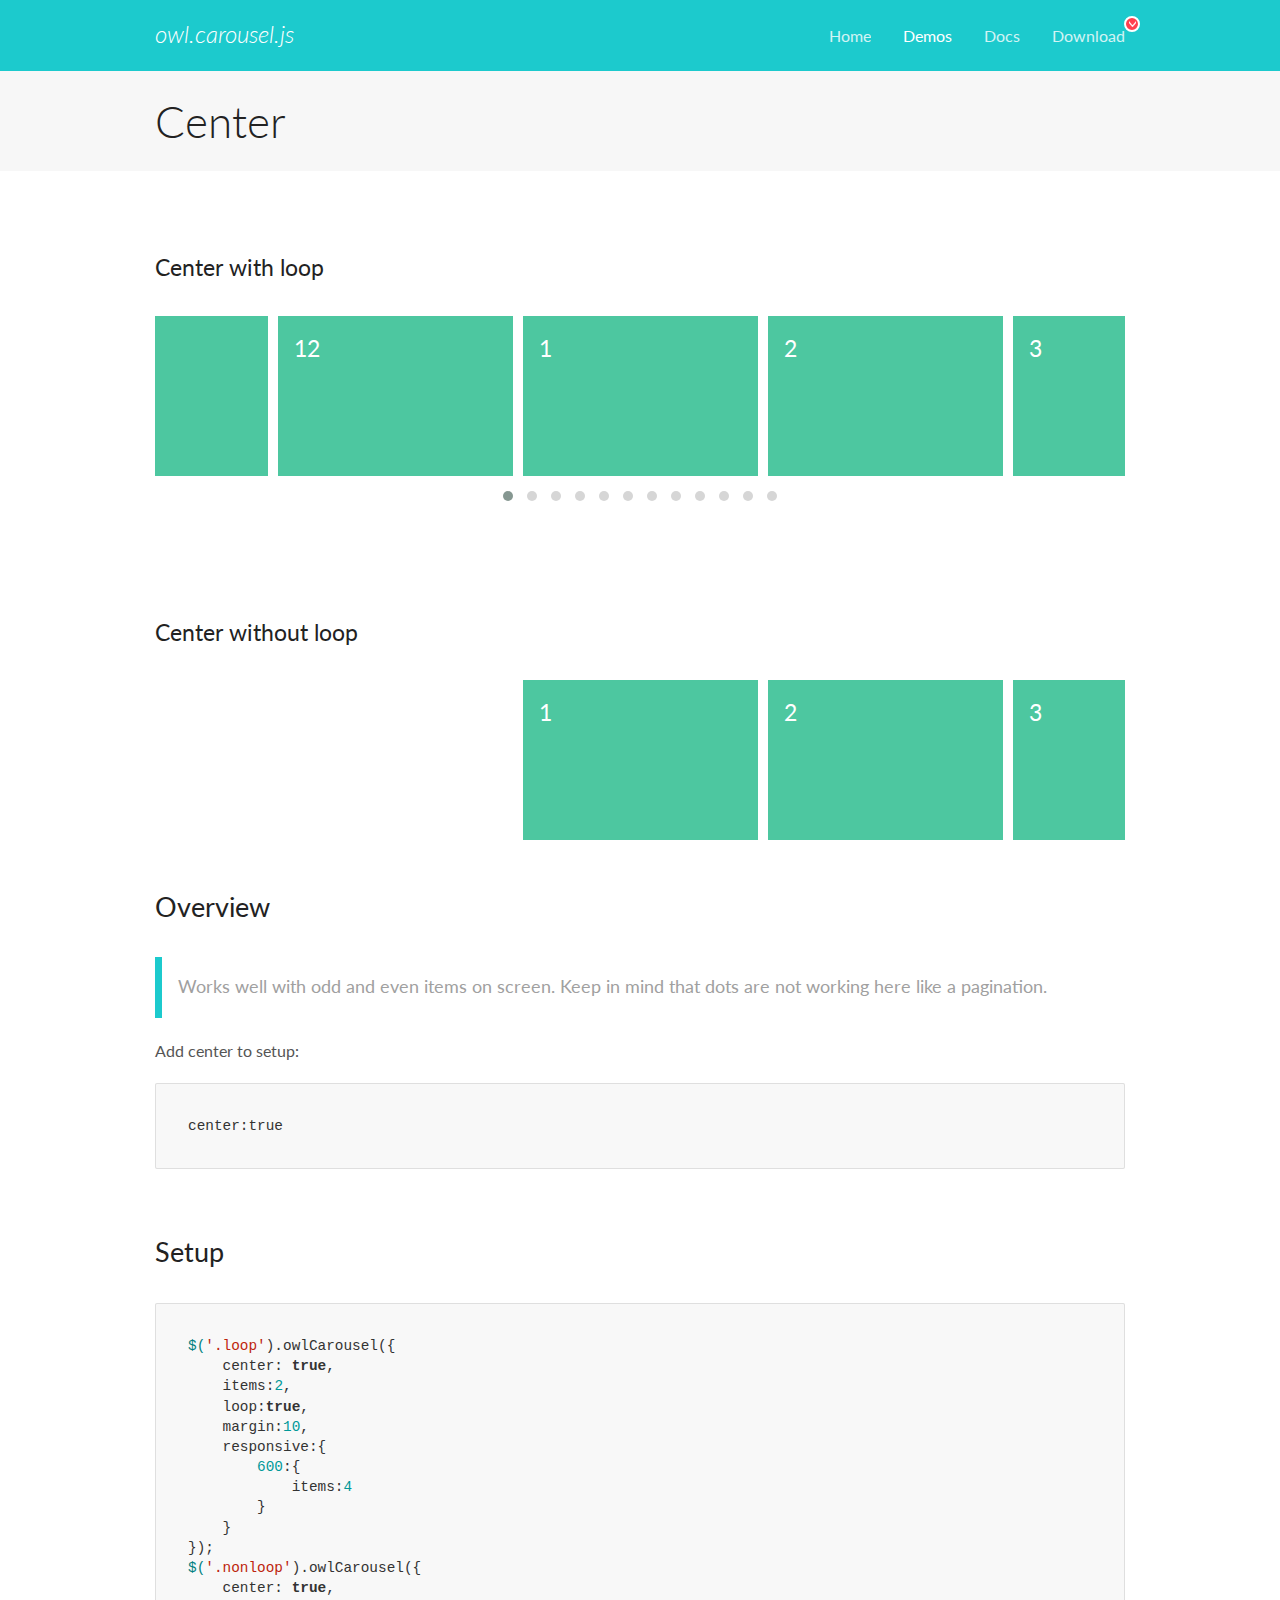
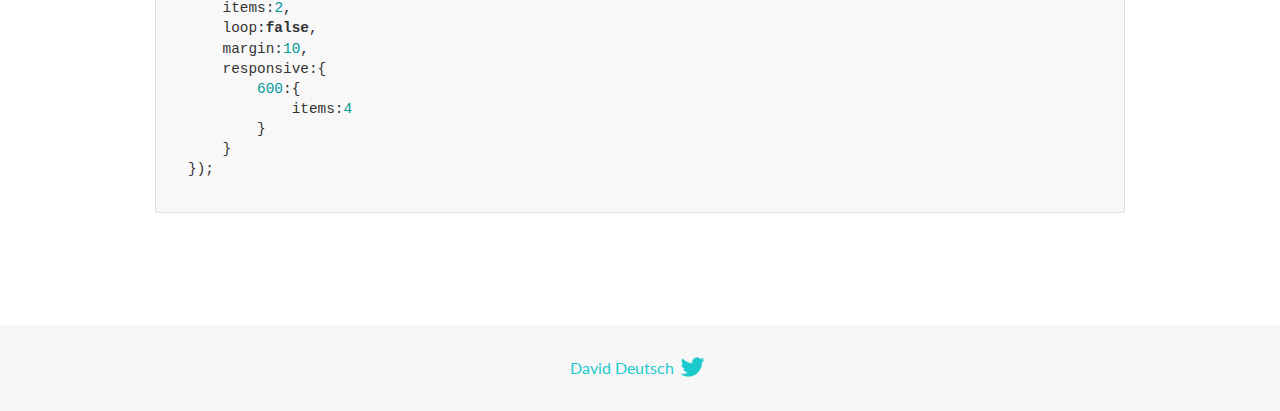
<file: OwlCarousel2-2.2.1/docs/demos/center.html>
<!DOCTYPE html>
<html lang="en">
  <head>

    <!-- head -->
    <meta charset="utf-8">
    <meta name="msapplication-tap-highlight" content="no" />
    <meta name="viewport" content="width=device-width, initial-scale=1.0" />
    <meta name="description" content="Center carousel">
    <meta name="author" content="David Deutsch">
    <title>
      Center Demo | Owl Carousel | 2.2.1
    </title>

    <!-- Stylesheets -->
    <link href='https://fonts.googleapis.com/css?family=Lato:300,400,700,400italic,300italic' rel='stylesheet' type='text/css'>
    <link rel="stylesheet" href="../assets/css/docs.theme.min.css">

    <!-- Owl Stylesheets -->
    <link rel="stylesheet" href="../assets/owlcarousel/assets/owl.carousel.min.css">
    <link rel="stylesheet" href="../assets/owlcarousel/assets/owl.theme.default.min.css">

    <!-- HTML5 shim and Respond.js IE8 support of HTML5 elements and media queries -->

    <!--[if lt IE 9]>
      <script src="https://oss.maxcdn.com/libs/html5shiv/3.7.0/html5shiv.js"></script>
      <script src="https://oss.maxcdn.com/libs/respond.js/1.3.0/respond.min.js"></script>
    <![endif]-->

    <!-- Favicons -->
    <link rel="apple-touch-icon-precomposed" sizes="144x144" href="../assets/ico/apple-touch-icon-144-precomposed.png">
    <link rel="shortcut icon" href="../assets/ico/favicon.png">
    <link rel="shortcut icon" href="favicon.ico">

    <!-- Yeah i know js should not be in header. Its required for demos.-->

    <!-- javascript -->
    <script src="../assets/vendors/jquery.min.js"></script>
    <script src="../assets/owlcarousel/owl.carousel.js"></script>
  </head>
  <body>

    <!-- header -->
    <header class="header">
      <div class="row">
        <div class="large-12 columns">
          <div class="brand left">
            <h3>
              <a href="/OwlCarousel2/">owl.carousel.js</a> 
            </h3>
          </div>
          <a id="toggle-nav" class="right">
            <span></span> <span></span> <span></span> 
          </a> 
          <div class="nav-bar">
            <ul class="clearfix">
              <li> <a href="/OwlCarousel2/index.html">Home</a>  </li>
              <li class="active">
                <a href="/OwlCarousel2/demos/demos.html">Demos</a> 
              </li>
              <li> <a href="/OwlCarousel2/docs/started-welcome.html">Docs</a>  </li>
              <li>
                <a href="https://github.com/OwlCarousel2/OwlCarousel2/archive/2.2.1.zip">Download</a> 
                <span class="download"></span> 
              </li>
            </ul>
          </div>
        </div>
      </div>
    </header>

    <!-- title -->
    <section class="title">
      <div class="row">
        <div class="large-12 columns">
          <h1>Center</h1>
        </div>
      </div>
    </section>

    <!--  Demos -->
    <section id="demos">
      <div class="row">
        <div class="large-12 columns">
          <h4 id="center-with-loop">Center with loop</h4>
          <div class="loop owl-carousel owl-theme">
            <div class="item">
              <h4>1</h4>
            </div>
            <div class="item">
              <h4>2</h4>
            </div>
            <div class="item">
              <h4>3</h4>
            </div>
            <div class="item">
              <h4>4</h4>
            </div>
            <div class="item">
              <h4>5</h4>
            </div>
            <div class="item">
              <h4>6</h4>
            </div>
            <div class="item">
              <h4>7</h4>
            </div>
            <div class="item">
              <h4>8</h4>
            </div>
            <div class="item">
              <h4>9</h4>
            </div>
            <div class="item">
              <h4>10</h4>
            </div>
            <div class="item">
              <h4>11</h4>
            </div>
            <div class="item">
              <h4>12</h4>
            </div>
          </div>
          <br>
          <h4 id="center-without-loop">Center without loop</h4>
          <div class="nonloop owl-carousel">
            <div class="item">
              <h4>1</h4>
            </div>
            <div class="item">
              <h4>2</h4>
            </div>
            <div class="item">
              <h4>3</h4>
            </div>
            <div class="item">
              <h4>4</h4>
            </div>
            <div class="item">
              <h4>5</h4>
            </div>
            <div class="item">
              <h4>6</h4>
            </div>
            <div class="item">
              <h4>7</h4>
            </div>
            <div class="item">
              <h4>8</h4>
            </div>
            <div class="item">
              <h4>9</h4>
            </div>
            <div class="item">
              <h4>10</h4>
            </div>
            <div class="item">
              <h4>11</h4>
            </div>
            <div class="item">
              <h4>12</h4>
            </div>
          </div>
          <h3 id="overview">Overview</h3>
          <blockquote>
            <p>Works well with odd and even items on screen. Keep in mind that dots are not working here like a pagination.</p>
          </blockquote>
          <p>Add center to setup:</p>
          <pre><code>center:true</code></pre>
          <h3 id="setup">Setup</h3>
          <pre><code>$(&#39;.loop&#39;).owlCarousel({
    center: true,
    items:2,
    loop:true,
    margin:10,
    responsive:{
        600:{
            items:4
        }
    }
});
$(&#39;.nonloop&#39;).owlCarousel({
    center: true,
    items:2,
    loop:false,
    margin:10,
    responsive:{
        600:{
            items:4
        }
    }
});</code></pre>
          <script>
            jQuery(document).ready(function($) {
              $('.loop').owlCarousel({
                center: true,
                items: 2,
                loop: true,
                margin: 10,
                responsive: {
                  600: {
                    items: 4
                  }
                }
              });
              $('.nonloop').owlCarousel({
                center: true,
                items: 2,
                loop: false,
                margin: 10,
                responsive: {
                  600: {
                    items: 4
                  }
                }
              });
            });
          </script>
        </div>
      </div>
    </section>

    <!-- footer -->
    <footer class="footer">
      <div class="row">
        <div class="large-12 columns">
          <h5>
            <a href="/OwlCarousel2/docs/support-contact.html">David Deutsch</a> 
            <a id="custom-tweet-button" href="https://twitter.com/share?url=https://github.com/OwlCarousel2/OwlCarousel2&text=Owl Carousel - This is so awesome! " target="_blank"></a> 
          </h5>
        </div>
      </div>
    </footer>

    <!-- vendors -->
    <script src="../assets/vendors/highlight.js"></script>
    <script src="../assets/js/app.js"></script>
  </body>
</html>
</file>
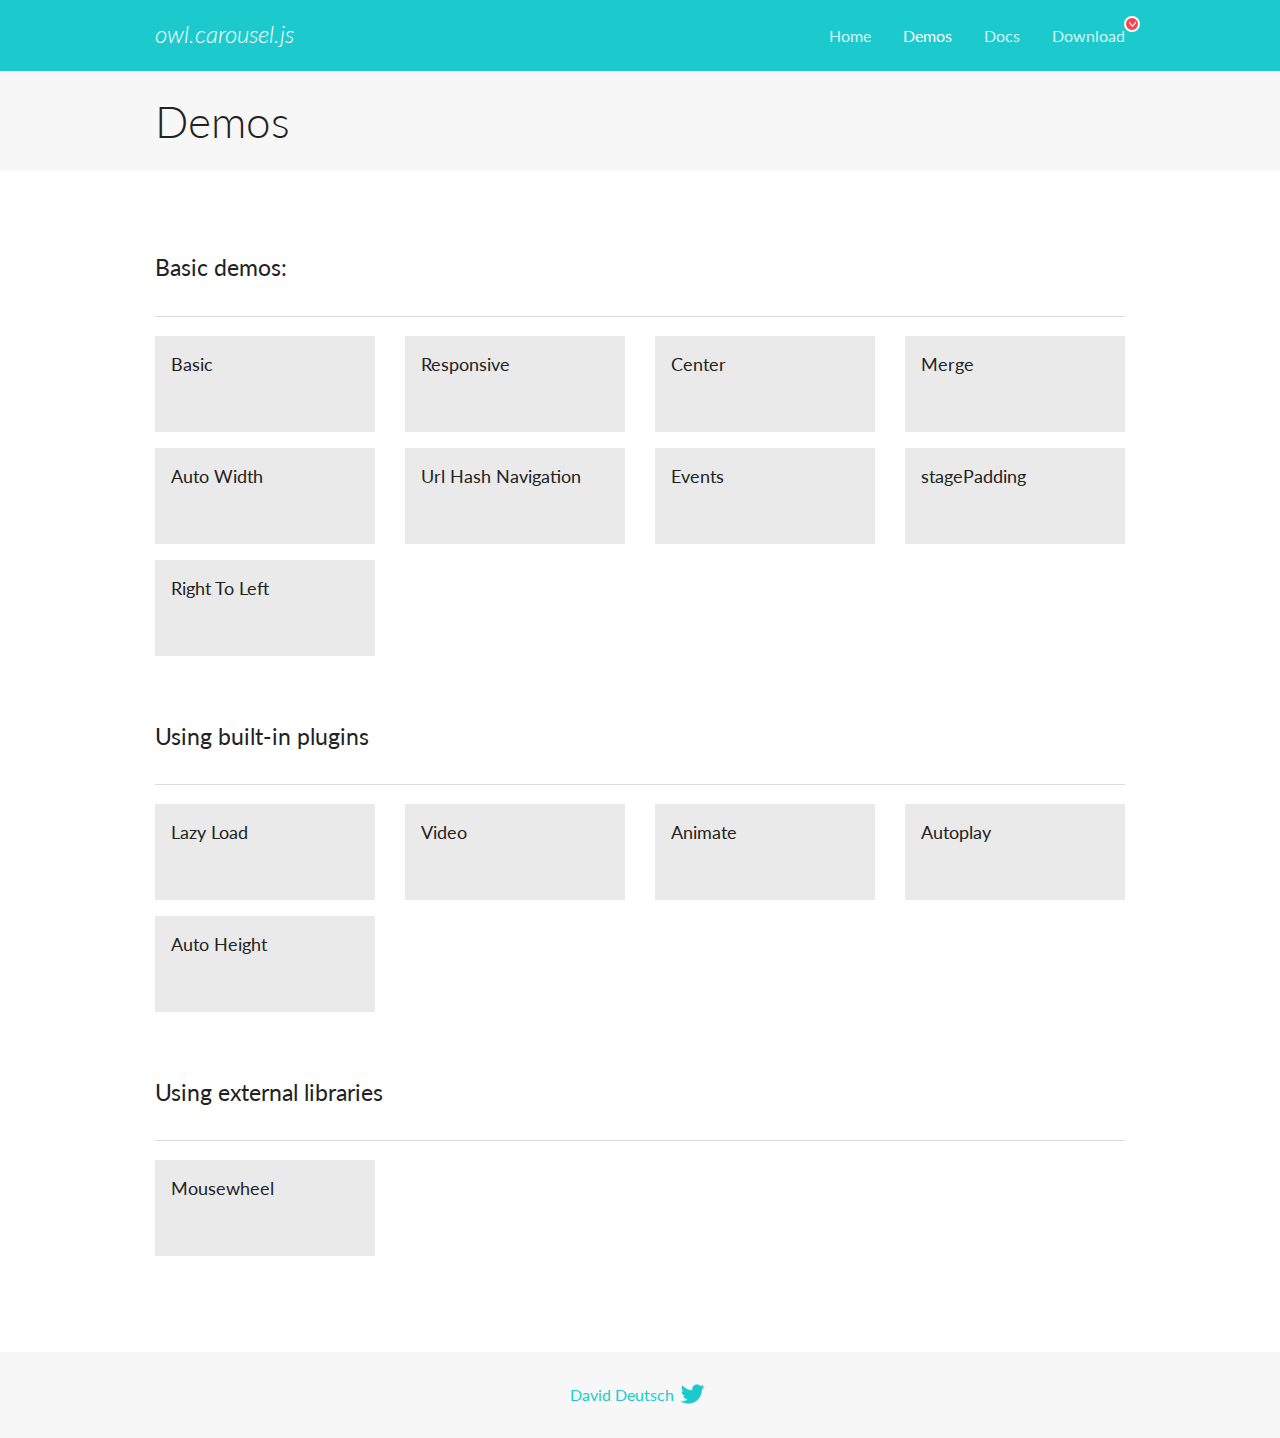
<file: OwlCarousel2-2.2.1/docs/demos/demos.html>
<!DOCTYPE html>
<html lang="en">
  <head>

    <!-- head -->
    <meta charset="utf-8">
    <meta name="msapplication-tap-highlight" content="no" />
    <meta name="viewport" content="width=device-width, initial-scale=1.0" />
    <meta name="description" content="A list of Owl Carousel examples.">
    <meta name="author" content="David Deutsch">
    <title>
      Demos | Owl Carousel | 2.2.1
    </title>

    <!-- Stylesheets -->
    <link href='https://fonts.googleapis.com/css?family=Lato:300,400,700,400italic,300italic' rel='stylesheet' type='text/css'>
    <link rel="stylesheet" href="../assets/css/docs.theme.min.css">

    <!-- Owl Stylesheets -->
    <link rel="stylesheet" href="../assets/owlcarousel/assets/owl.carousel.min.css">
    <link rel="stylesheet" href="../assets/owlcarousel/assets/owl.theme.default.min.css">

    <!-- HTML5 shim and Respond.js IE8 support of HTML5 elements and media queries -->

    <!--[if lt IE 9]>
      <script src="https://oss.maxcdn.com/libs/html5shiv/3.7.0/html5shiv.js"></script>
      <script src="https://oss.maxcdn.com/libs/respond.js/1.3.0/respond.min.js"></script>
    <![endif]-->

    <!-- Favicons -->
    <link rel="apple-touch-icon-precomposed" sizes="144x144" href="../assets/ico/apple-touch-icon-144-precomposed.png">
    <link rel="shortcut icon" href="../assets/ico/favicon.png">
    <link rel="shortcut icon" href="favicon.ico">

    <!-- Yeah i know js should not be in header. Its required for demos.-->

    <!-- javascript -->
    <script src="../assets/vendors/jquery.min.js"></script>
    <script src="../assets/owlcarousel/owl.carousel.js"></script>
  </head>
  <body>

    <!-- header -->
    <header class="header">
      <div class="row">
        <div class="large-12 columns">
          <div class="brand left">
            <h3>
              <a href="/OwlCarousel2/">owl.carousel.js</a> 
            </h3>
          </div>
          <a id="toggle-nav" class="right">
            <span></span> <span></span> <span></span> 
          </a> 
          <div class="nav-bar">
            <ul class="clearfix">
              <li> <a href="/OwlCarousel2/index.html">Home</a>  </li>
              <li class="active">
                <a href="/OwlCarousel2/demos/demos.html">Demos</a> 
              </li>
              <li> <a href="/OwlCarousel2/docs/started-welcome.html">Docs</a>  </li>
              <li>
                <a href="https://github.com/OwlCarousel2/OwlCarousel2/archive/2.2.1.zip">Download</a> 
                <span class="download"></span> 
              </li>
            </ul>
          </div>
        </div>
      </div>
    </header>

    <!-- title -->
    <section class="title">
      <div class="row">
        <div class="large-12 columns">
          <h1>Demos</h1>
        </div>
      </div>
    </section>

    <!--  Demos -->
    <section id="demos">
      <div class="row">
        <div class="large-12 columns">
          <h4 id="basic-demos-">Basic demos:</h4>
          <hr>
          <div class="demo-list">
            <div class="row">
              <div class="small-6 medium-4 large-3 columns">
                <a href="basic.html" class="demo-block">
                  <h5>Basic </h5>
                </a> 
              </div>
              <div class="small-6 medium-4 large-3 columns">
                <a href="responsive.html" class="demo-block">
                  <h5>Responsive </h5>
                </a> 
              </div>
              <div class="small-6 medium-4 large-3 columns">
                <a href="center.html" class="demo-block">
                  <h5>Center </h5>
                </a> 
              </div>
              <div class="small-6 medium-4 large-3 columns">
                <a href="merge.html" class="demo-block">
                  <h5>Merge </h5>
                </a> 
              </div>
              <div class="small-6 medium-4 large-3 columns">
                <a href="autowidth.html" class="demo-block">
                  <h5>Auto Width </h5>
                </a> 
              </div>
              <div class="small-6 medium-4 large-3 columns">
                <a href="urlhashnav.html" class="demo-block">
                  <h5>Url Hash Navigation </h5>
                </a> 
              </div>
              <div class="small-6 medium-4 large-3 columns">
                <a href="events.html" class="demo-block">
                  <h5>Events </h5>
                </a> 
              </div>
              <div class="small-6 medium-4 large-3 columns">
                <a href="stagepadding.html" class="demo-block">
                  <h5>stagePadding </h5>
                </a> 
              </div>
              <div class="small-6 medium-4 large-3 columns">
                <a href="rtl.html" class="demo-block">
                  <h5>Right To Left </h5>
                </a> 
              </div>
            </div>
          </div>
          <h4 id="using-built-in-plugins">Using built-in plugins</h4>
          <hr>
          <div class="demo-list">
            <div class="row">
              <div class="small-6 medium-4 large-3 columns">
                <a href="lazyLoad.html" class="demo-block">
                  <h5>Lazy Load </h5>
                </a> 
              </div>
              <div class="small-6 medium-4 large-3 columns">
                <a href="video.html" class="demo-block">
                  <h5>Video </h5>
                </a> 
              </div>
              <div class="small-6 medium-4 large-3 columns">
                <a href="animate.html" class="demo-block">
                  <h5>Animate </h5>
                </a> 
              </div>
              <div class="small-6 medium-4 large-3 columns">
                <a href="autoplay.html" class="demo-block">
                  <h5>Autoplay </h5>
                </a> 
              </div>
              <div class="small-6 medium-4 large-3 columns">
                <a href="autoheight.html" class="demo-block">
                  <h5>Auto Height </h5>
                </a> 
              </div>
            </div>
          </div>
          <h4 id="using-external-libraries">Using external libraries</h4>
          <hr>
          <div class="demo-list">
            <div class="row">
              <div class="small-6 medium-4 large-3 columns">
                <a href="mousewheel.html" class="demo-block">
                  <h5>Mousewheel </h5>
                </a> 
              </div>
            </div>
          </div>
        </div>
      </div>
    </section>

    <!-- footer -->
    <footer class="footer">
      <div class="row">
        <div class="large-12 columns">
          <h5>
            <a href="/OwlCarousel2/docs/support-contact.html">David Deutsch</a> 
            <a id="custom-tweet-button" href="https://twitter.com/share?url=https://github.com/OwlCarousel2/OwlCarousel2&text=Owl Carousel - This is so awesome! " target="_blank"></a> 
          </h5>
        </div>
      </div>
    </footer>

    <!-- vendors -->
    <script src="../assets/vendors/highlight.js"></script>
    <script src="../assets/js/app.js"></script>
  </body>
</html>
</file>
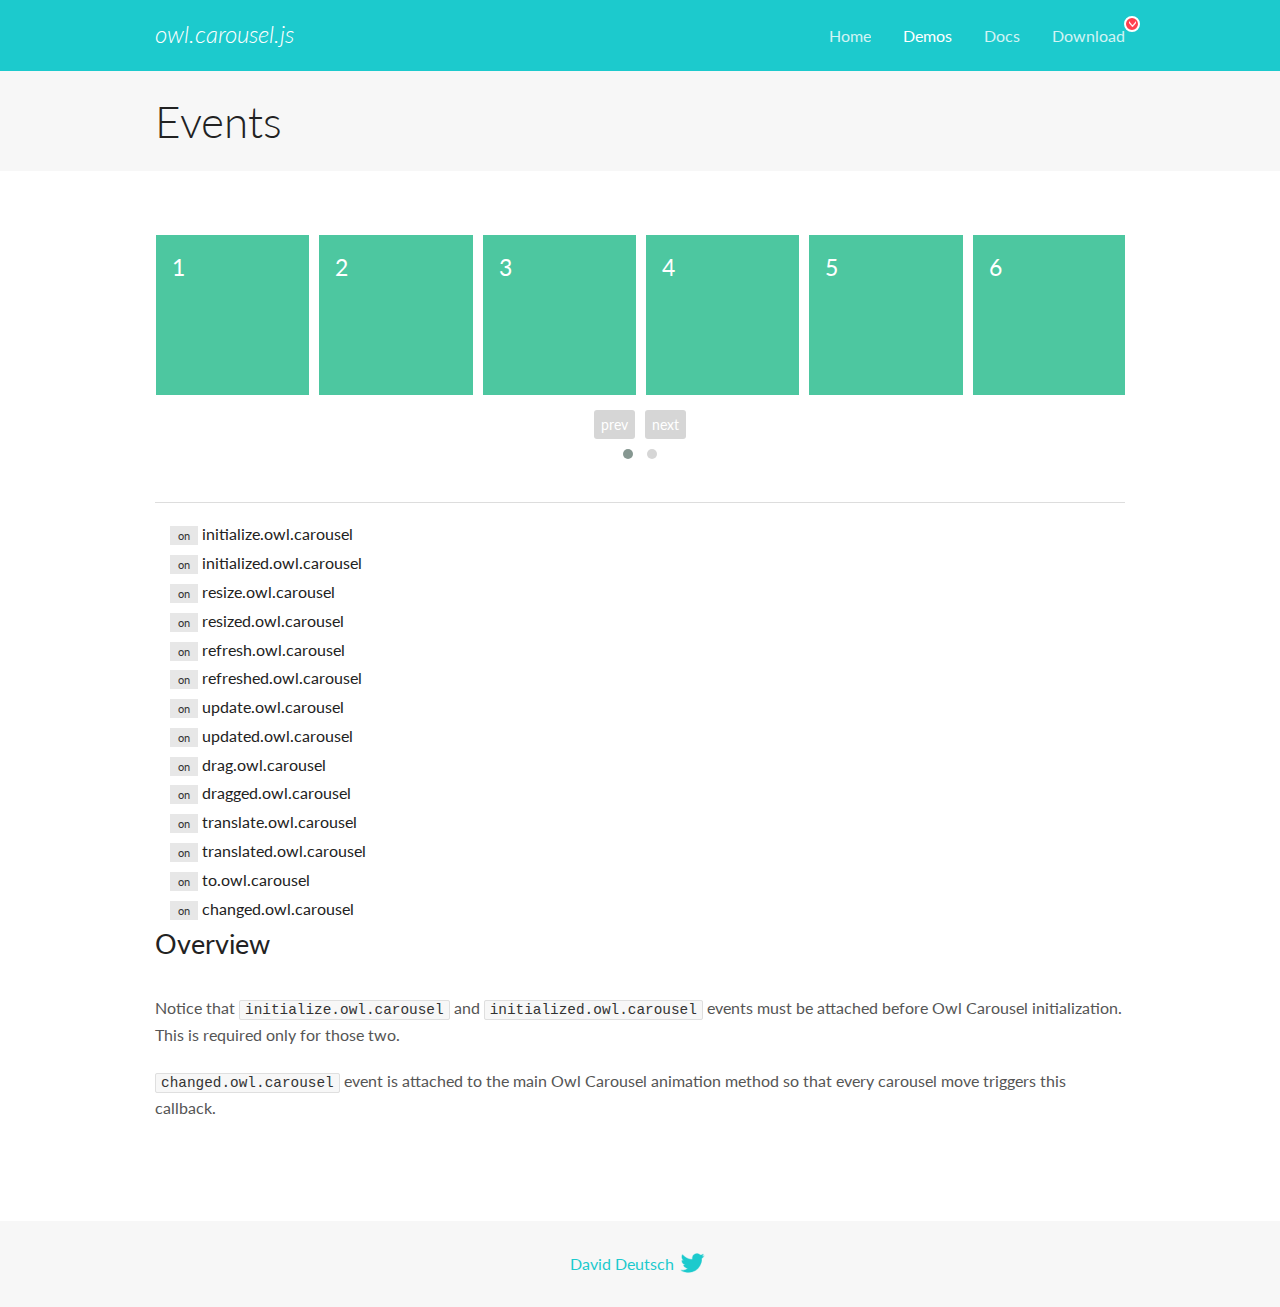
<file: OwlCarousel2-2.2.1/docs/demos/events.html>
<!DOCTYPE html>
<html lang="en">
  <head>

    <!-- head -->
    <meta charset="utf-8">
    <meta name="msapplication-tap-highlight" content="no" />
    <meta name="viewport" content="width=device-width, initial-scale=1.0" />
    <meta name="description" content="Events usage demo">
    <meta name="author" content="David Deutsch">
    <title>
      Events Demo | Owl Carousel | 2.2.1
    </title>

    <!-- Stylesheets -->
    <link href='https://fonts.googleapis.com/css?family=Lato:300,400,700,400italic,300italic' rel='stylesheet' type='text/css'>
    <link rel="stylesheet" href="../assets/css/docs.theme.min.css">

    <!-- Owl Stylesheets -->
    <link rel="stylesheet" href="../assets/owlcarousel/assets/owl.carousel.min.css">
    <link rel="stylesheet" href="../assets/owlcarousel/assets/owl.theme.default.min.css">

    <!-- HTML5 shim and Respond.js IE8 support of HTML5 elements and media queries -->

    <!--[if lt IE 9]>
      <script src="https://oss.maxcdn.com/libs/html5shiv/3.7.0/html5shiv.js"></script>
      <script src="https://oss.maxcdn.com/libs/respond.js/1.3.0/respond.min.js"></script>
    <![endif]-->

    <!-- Favicons -->
    <link rel="apple-touch-icon-precomposed" sizes="144x144" href="../assets/ico/apple-touch-icon-144-precomposed.png">
    <link rel="shortcut icon" href="../assets/ico/favicon.png">
    <link rel="shortcut icon" href="favicon.ico">

    <!-- Yeah i know js should not be in header. Its required for demos.-->

    <!-- javascript -->
    <script src="../assets/vendors/jquery.min.js"></script>
    <script src="../assets/owlcarousel/owl.carousel.js"></script>
  </head>
  <body>

    <!-- header -->
    <header class="header">
      <div class="row">
        <div class="large-12 columns">
          <div class="brand left">
            <h3>
              <a href="/OwlCarousel2/">owl.carousel.js</a> 
            </h3>
          </div>
          <a id="toggle-nav" class="right">
            <span></span> <span></span> <span></span> 
          </a> 
          <div class="nav-bar">
            <ul class="clearfix">
              <li> <a href="/OwlCarousel2/index.html">Home</a>  </li>
              <li class="active">
                <a href="/OwlCarousel2/demos/demos.html">Demos</a> 
              </li>
              <li> <a href="/OwlCarousel2/docs/started-welcome.html">Docs</a>  </li>
              <li>
                <a href="https://github.com/OwlCarousel2/OwlCarousel2/archive/2.2.1.zip">Download</a> 
                <span class="download"></span> 
              </li>
            </ul>
          </div>
        </div>
      </div>
    </header>

    <!-- title -->
    <section class="title">
      <div class="row">
        <div class="large-12 columns">
          <h1>Events</h1>
        </div>
      </div>
    </section>

    <!--  Demos -->
    <section id="demos">
      <div class="row">
        <div class="large-12 columns">
          <div class="owl-carousel owl-theme">
            <div class="item">
              <h4>1</h4>
            </div>
            <div class="item">
              <h4>2</h4>
            </div>
            <div class="item">
              <h4>3</h4>
            </div>
            <div class="item">
              <h4>4</h4>
            </div>
            <div class="item">
              <h4>5</h4>
            </div>
            <div class="item">
              <h4>6</h4>
            </div>
            <div class="item">
              <h4>7</h4>
            </div>
            <div class="item">
              <h4>8</h4>
            </div>
            <div class="item">
              <h4>9</h4>
            </div>
            <div class="item">
              <h4>10</h4>
            </div>
            <div class="item">
              <h4>11</h4>
            </div>
            <div class="item">
              <h4>12</h4>
            </div>
          </div>
          <hr>
          <div class="large-12 columns callbacks">
            <div><span class="label secondary initialize">on</span>  initialize.owl.carousel </div>
            <div><span class="label secondary initialized">on</span>  initialized.owl.carousel </div>
            <div><span class="label secondary resize">on</span>  resize.owl.carousel </div>
            <div><span class="label secondary resized">on</span>  resized.owl.carousel </div>
            <div><span class="label secondary refresh">on</span>  refresh.owl.carousel </div>
            <div><span class="label secondary refreshed">on</span>  refreshed.owl.carousel </div>
            <div><span class="label secondary update">on</span>  update.owl.carousel </div>
            <div><span class="label secondary updated">on</span>  updated.owl.carousel </div>
            <div><span class="label secondary drag">on</span>  drag.owl.carousel </div>
            <div><span class="label secondary dragged">on</span>  dragged.owl.carousel </div>
            <div><span class="label secondary translate">on</span>  translate.owl.carousel </div>
            <div><span class="label secondary translated">on</span>  translated.owl.carousel </div>
            <div><span class="label secondary to">on</span>  to.owl.carousel </div>
            <div><span class="label secondary changed">on</span>  changed.owl.carousel </div>
          </div>
          <h3 id="overview">Overview</h3>
          <p>Notice that <code>initialize.owl.carousel</code> and <code>initialized.owl.carousel</code> events must be attached before Owl Carousel initialization. This is required only for those two.</p>
          <p><code>changed.owl.carousel</code> event is attached to the main Owl Carousel animation method so that every carousel move triggers this callback.</p>
          <script>
            jQuery(document).ready(function($) {
              var owl = $('.owl-carousel');
              owl.on('initialize.owl.carousel initialized.owl.carousel ' +
                'initialize.owl.carousel initialize.owl.carousel ' +
                'resize.owl.carousel resized.owl.carousel ' +
                'refresh.owl.carousel refreshed.owl.carousel ' +
                'update.owl.carousel updated.owl.carousel ' +
                'drag.owl.carousel dragged.owl.carousel ' +
                'translate.owl.carousel translated.owl.carousel ' +
                'to.owl.carousel changed.owl.carousel',
                function(e) {
                  $('.' + e.type)
                    .removeClass('secondary')
                    .addClass('success');
                  window.setTimeout(function() {
                    $('.' + e.type)
                      .removeClass('success')
                      .addClass('secondary');
                  }, 500);
                });
              owl.owlCarousel({
                loop: true,
                nav: true,
                lazyLoad: true,
                margin: 10,
                video: true,
                responsive: {
                  0: {
                    items: 1
                  },
                  600: {
                    items: 3
                  },
                  960: {
                    items: 5,
                  },
                  1200: {
                    items: 6
                  }
                }
              });
            });
          </script>
        </div>
      </div>
    </section>

    <!-- footer -->
    <footer class="footer">
      <div class="row">
        <div class="large-12 columns">
          <h5>
            <a href="/OwlCarousel2/docs/support-contact.html">David Deutsch</a> 
            <a id="custom-tweet-button" href="https://twitter.com/share?url=https://github.com/OwlCarousel2/OwlCarousel2&text=Owl Carousel - This is so awesome! " target="_blank"></a> 
          </h5>
        </div>
      </div>
    </footer>

    <!-- vendors -->
    <script src="../assets/vendors/highlight.js"></script>
    <script src="../assets/js/app.js"></script>
  </body>
</html>
</file>
<file: css/estilos.css>
@charset "UTF-8";
html {
  font-size: 15px; }

body {
  font-family: 'Open Sans', sans-serif;
  color: #111111; }

.bienvenidos {
  background: url(../images/fondo-encabezado.jpg) no-repeat center top;
  background-attachment: fixed !important;
  color: #fff;
  background-size: cover;
  height: 100vh;
  display: -webkit-box;
  display: -ms-flexbox;
  display: flex;
  -webkit-box-orient: vertical;
  -webkit-box-direction: normal;
      -ms-flex-direction: column;
          flex-direction: column; }

.encabezado {
  background: #111111;
  color: #000;
  padding: .5rem 0;
  -ms-flex-wrap: wrap;
      flex-wrap: wrap;
  -webkit-transition: all .5s ease;
  transition: all .5s ease; }

.encabezado.fondo-menu {
  background-color: #044e4e;
  padding: 1rem 0; }

.encabezado .container {
  display: -webkit-box;
  display: -ms-flexbox;
  display: flex;
  -webkit-box-align: center;
      -ms-flex-align: center;
          align-items: center;
  -webkit-box-pack: start;
      -ms-flex-pack: start;
          justify-content: flex-start; }

.encabezado .logo img {
  width: 150px;
  height: auto; }

.boton-buscar,
.boton-menu {
  border: 0;
  font-size: 2rem;
  margin: 0;
  padding: 0 .8rem;
  background: transparent;
  color: #fff; }

.boton-buscar:focus,
.boton-menu:focus {
  outline: 0; }

/*Un margin en auto en un Item Flexible dentro de un Contenedor Flexible tomará el espacio disponible en el eje y lo
asignará en el margen especificado, en caso de ser mas de un margen, lo distribuirá*/
.boton-buscar {
  margin-left: auto;
  margin-right: .3rem; }

#bloque-buscar {
  -webkit-box-flex: 1;
      -ms-flex: 1 1 100%;
          flex: 1 1 100%; }

.contenedor-bloque-buscar {
  display: -webkit-box;
  display: -ms-flexbox;
  display: flex;
  height: 3rem;
  margin: 1rem 0;
  -webkit-box-pack: center;
      -ms-flex-pack: center;
          justify-content: center; }

.contenedor-bloque-buscar input[type="text"] {
  -webkit-box-flex: 1;
      -ms-flex: 1 1 auto;
          flex: 1 1 auto;
  border: 0;
  border-radius: 7px 0px 0px 7px;
  padding: 1rem; }

.contenedor-bloque-buscar input[type="submit"] {
  -webkit-box-flex: 0;
      -ms-flex: 0 1 auto;
          flex: 0 1 auto;
  border: 0;
  border-radius: 0px 7px 7px 0px;
  background: #12AFAF;
  color: #fff;
  padding: 0 1rem; }

#menu-principal {
  -webkit-box-flex: 1;
      -ms-flex: 1 1 100%;
          flex: 1 1 100%; }

#menu-principal ul {
  padding: 0;
  list-style: none;
  margin: 1rem 0 0 0; }

#menu-principal ul a {
  display: block;
  padding: .8rem 0;
  text-align: center;
  color: #fff;
  text-transform: uppercase;
  border-top: 1px solid #ffffff82;
  text-decoration: none; }

#menu-principal ul a:hover,
#menu-principal ul li.active a {
  color: #12AFAF; }

.bienvenidos .btn-primary {
  color: #fff;
  background-color: #12AFAF;
  border: none;
  margin-top: 1rem;
  -webkit-transition: all .5s ease;
  transition: all .5s ease; }

.texto-encabezado {
  margin-top: 5rem; }

.texto-encabezado {
  -webkit-box-flex: 1;
      -ms-flex: 1 1 auto;
          flex: 1 1 auto;
  display: -webkit-box;
  display: -ms-flexbox;
  display: flex;
  -webkit-box-align: center;
      -ms-flex-align: center;
          align-items: center; }

.btn-primary:hover,
.btn-primary:focus,
.btn-primary:not([disabled]):not(.disabled):active {
  color: #fff;
  background-color: #009500;
  border: none;
  outline: none;
  -webkit-box-shadow: none;
          box-shadow: none; }

.flecha-bajar a {
  display: inline-block;
  color: #fff;
  font-size: 4rem;
  -webkit-animation: flecha-animada 2s ease-in-out infinite;
          animation: flecha-animada 2s ease-in-out infinite; }

@-webkit-keyframes flecha-animada {
  from {
    -webkit-transform: translateY(0);
            transform: translateY(0); }
  50% {
    -webkit-transform: translateY(6px);
            transform: translateY(6px); }
  to {
    -webkit-transform: translateY(0);
            transform: translateY(0); } }

@keyframes flecha-animada {
  from {
    -webkit-transform: translateY(0);
            transform: translateY(0); }
  50% {
    -webkit-transform: translateY(6px);
            transform: translateY(6px); }
  to {
    -webkit-transform: translateY(0);
            transform: translateY(0); } }
.agencia {
  background: #12AFAF;
  color: #fff; }

.agencia img {
  margin: 0 auto;
  width: 80%;
  display: block; }

.tu-mejor-eleccion h2 span {
  color: #12AFAF; }

.tu-mejor-eleccion ul,
.tu-mejor-eleccion ul li {
  list-style: none; }

.tu-mejor-eleccion ul li .fa {
  font-size: 2.3em;
  background-color: #009500;
  width: 2.5em;
  height: 2.5em;
  line-height: 2.5em;
  border-radius: 50%;
  color: #fff;
  text-align: center; }

.tu-mejor-eleccion ul li .contenedor-eleccion h4 {
  font-size: 1.2rem;
  font-weight: bold;
  margin-top: .8rem; }

.tu-mejor-eleccion ul li {
  min-height: 9.5rem; }

.servicios {
  background: url("../images/fondo-servicios.jpg") no-repeat center center;
  background-attachment: fixed !important;
  background-size: cover;
  color: #fff; }

.servicios img {
  -webkit-box-flex: 0;
      -ms-flex: 0 0 60px;
          flex: 0 0 60px;
  overflow: hidden;
  margin-right: 1rem; }

.servicios h3 {
  font-size: 1.2rem;
  margin: 0;
  -webkit-box-flex: 1;
      -ms-flex: 1 1 auto;
          flex: 1 1 auto; }

.servicios h3 a {
  color: #fff;
  text-decoration: none;
  display: -webkit-box;
  display: -ms-flexbox;
  display: flex;
  -webkit-box-pack: justify;
      -ms-flex-pack: justify;
          justify-content: space-between;
  -webkit-box-align: center;
      -ms-flex-align: center;
          align-items: center; }

.servicios h3 a::after {
  content: "\f054";
  font-family: FontAwesome;
  font-size: 2rem;
  margin-left: 1rem;
  opacity: .5;
  position: relative;
  left: 0;
  -webkit-transition: all .5s ease;
  transition: all .5s ease; }

.servicios h3 a:hover::after {
  left: -.5rem;
  opacity: 1;
  color: #12AFAF; }

.ultimos-proyectos a {
  text-decoration: none; }

.ultimos-proyectos a h4 {
  font-size: 1rem;
  font-weight: bold;
  text-align: center;
  color: #111111; }

.ultimos-proyectos .owl-carousel {
  margin-top: .5rem; }

.ultimos-proyectos .container-fluid {
  padding-left: 0;
  padding-right: 0; }

.ultimos-proyectos .owl-nav {
  display: -webkit-box;
  display: -ms-flexbox;
  display: flex;
  margin-top: .3rem;
  -webkit-box-pack: center;
      -ms-flex-pack: center;
          justify-content: center; }

.ultimos-proyectos .owl-nav .owl-prev,
.ultimos-proyectos .owl-nav .owl-next {
  font-size: 3rem;
  margin: 0 .5rem;
  color: #12AFAF;
  -webkit-transition: all .2s ease;
  transition: all .2s ease; }

.ultimos-proyectos .owl-nav .owl-prev:hover,
.ultimos-proyectos .owl-nav .owl-next:hover {
  color: #009500; }

.piedepagina {
  background: #111111;
  color: #fff;
  text-align: center;
  font-size: .9rem; }

.piedepagina .redes-sociales {
  list-style: none;
  margin: 0;
  padding: 0; }

.piedepagina .redes-sociales a {
  text-decoration: none;
  color: #fff;
  font-size: 2rem;
  padding: 0 .5rem;
  opacity: .7;
  -webkit-transition: all .2s ease;
  transition: all .2s ease; }

.piedepagina .redes-sociales a:hover {
  opacity: 1; }

.ir-arriba {
  position: fixed;
  bottom: 1rem;
  right: 1rem;
  font-size: 2.8rem;
  color: #111111;
  opacity: .9;
  z-index: 99999;
  text-decoration: none;
  line-height: 0;
  -webkit-transition: all .2s ease;
  transition: all .2s ease;
  display: none; }

.ir-arriba:hover,
.ir-arriba:focus {
  outline: 0;
  text-decoration: none;
  color: #12AFAF; }

.paginas-internas .bienvenidos {
  height: 50vh;
  background-attachment: scroll; }

.paginas-internas .ruta {
  background-color: #12AFAF;
  color: #fff; }

.paginas-internas .ruta a {
  text-decoration: underline;
  color: #fff; }

.paginas-internas .ruta a:hover {
  text-decoration: none; }

.paginas-internas .panel .panel-heading {
  font-size: 1.2rem; }

.paginas-internas .panel .panel-heading a {
  background: #12AFAF;
  color: #fff;
  display: block;
  padding: 1rem;
  border-radius: 5px;
  -webkit-transition: all .5s ease;
  transition: all .5s ease;
  text-decoration: none; }

.lista-servicios {
  background-color: #D2F898; }

.paginas-internas .panel .panel-heading a:hover {
  text-decoration: none;
  background-color: #009500; }

.paginas-internas .btn-primary {
  background-color: #12AFAF;
  border: 1px solid #12AFAF;
  -webkit-transition: all .5s ease;
  transition: all .5s ease; }

.paginas-internas .btn-primary:hover {
  background-color: #009500;
  border: 1px solid #009500; }

.paginas-internas .lista-servicios .item-servicios .fa {
  font-size: 6rem;
  color: #12AFAF;
  margin-bottom: 1rem;
  -webkit-transition: all 1s ease;
  transition: all 1s ease; }

.paginas-internas .lista-servicios .item-servicios:hover .fa {
  -webkit-transform: rotateY(360deg);
          transform: rotateY(360deg);
  -webkit-transform-style: preserve-3d;
          transform-style: preserve-3d; }

.paginas-internas .lista-servicios .card-deck .card .card-body {
  background-color: #F9F9F9; }

.paginas-internas .lista-servicios .card-deck .card {
  border: none; }

.paginas-internas .lista-servicios .card-deck .card .card-footer {
  background-color: #F9F9F9; }

.paginas-internas .modal .modal-dialog .modal-header {
  color: #fff;
  background-color: #111111; }

.paginas-internas .modal .modal-dialog .modal-footer button {
  -webkit-box-flex: 1;
      -ms-flex: 1 1 100%;
          flex: 1 1 100%;
  background-color: #009500; }

@media (min-width: 768px) {
  #menu-principal {
    height: auto !important;
    -webkit-box-ordinal-group: 2;
        -ms-flex-order: 1;
            order: 1;
    -webkit-box-flex: 0;
        -ms-flex: 0 1 auto;
            flex: 0 1 auto;
    margin-left: auto; }

  #menu-principal ul {
    display: -webkit-box;
    display: -ms-flexbox;
    display: flex;
    margin: 0; }

  #menu-principal ul li a {
    padding: .8rem;
    margin: 0 .3rem;
    text-transform: capitalize;
    border-top: none;
    -webkit-transition: all .3s ease;
    transition: all .3s ease;
    border-bottom: 4px solid transparent; }

  #menu-principal ul li.active a,
  #menu-principal ul li a:hover {
    color: #12AFAF;
    border-bottom: 4px solid #12AFAF; }

  .encabezado .boton-buscar {
    -webkit-box-ordinal-group: 3;
        -ms-flex-order: 2;
            order: 2;
    margin: 0; }

  #bloque-buscar {
    -webkit-box-ordinal-group: 4;
        -ms-flex-order: 3;
            order: 3;
    position: absolute;
    width: 34vw;
    top: 2.8rem;
    right: 1rem; }

  #bloque-buscar .contenedor-bloque-buscar {
    border-radius: 10px;
    border: 3px solid #00000078; }

  .encabezado > .container {
    position: relative; }

  .servicios img {
    -webkit-box-flex: 0;
        -ms-flex: 0 0 170px;
            flex: 0 0 170px;
    margin-right: 0;
    margin-bottom: 1rem;
    -webkit-transition: all 1.5s ease;
    transition: all 1.5s ease; }

  .servicios article:hover img {
    -webkit-transform: rotateY(360deg) scale(1.2);
            transform: rotateY(360deg) scale(1.2);
    -webkit-transform-style: preserve-3d;
            transform-style: preserve-3d; }

  .servicios h3 a::after {
    display: none; }

  .servicios h3 {
    font-size: 1.5rem;
    margin: 0 0 .5rem 0;
    -webkit-box-flex: 0;
        -ms-flex: 0 1 auto;
            flex: 0 1 auto; }

  .servicios h3 a,
  .servicios p {
    display: block;
    width: 100%; } }
@media (min-width: 992px) {
  html {
    font-size: 16px; }

  .bienvenidos {
    background: url(../images/fondo-encabezado-grande.jpg) no-repeat center top;
    background-size: cover; }

  .servicios {
    background: url(../images/fondo-servicios-grande.jpg) no-repeat center top;
    background-size: cover; }

  .tu-mejor-eleccion ul li {
    display: -webkit-box;
    display: -ms-flexbox;
    display: flex;
    min-height: 7.7rem; }

  .tu-mejor-eleccion ul li .fa {
    -webkit-box-flex: 0;
        -ms-flex: 0 1 auto;
            flex: 0 1 auto;
    margin-right: 1rem;
    -webkit-transition: all 1.5s ease;
    transition: all 1.5s ease; }

  .tu-mejor-eleccion ul li:hover .fa {
    background-color: #12AFAF;
    -webkit-transform: rotateY(360deg);
            transform: rotateY(360deg);
    -webkit-transform-style: preserve-3d;
            transform-style: preserve-3d; }

  .tu-mejor-eleccion ul li .contenedor-eleccion {
    -webkit-box-flex: 1;
        -ms-flex: 1 0 0px;
            flex: 1 0 0px; }

  .tu-mejor-eleccion ul li .contenedor-eleccion h4 {
    margin-top: 0;
    font-size: 1rem; }

  .tu-mejor-eleccion ul:first-child .fa {
    -webkit-box-ordinal-group: 2;
        -ms-flex-order: 1;
            order: 1;
    margin-left: 1rem;
    margin-right: 0; }

  .tu-mejor-eleccion ul li p {
    font-size: .85rem; }

  .tu-mejor-eleccion .container div img {
    -webkit-transition: all 3.5s cubic-bezier(0, 1.09, 0.2, 1);
    transition: all 3.5s cubic-bezier(0, 1.09, 0.2, 1); }

  .tu-mejor-eleccion .container div img:hover {
    -webkit-transform: scale(1.1);
            transform: scale(1.1);
    -webkit-transform-style: preserve-3d;
            transform-style: preserve-3d; } }

/*# sourceMappingURL=estilos.css.map */
</file>
